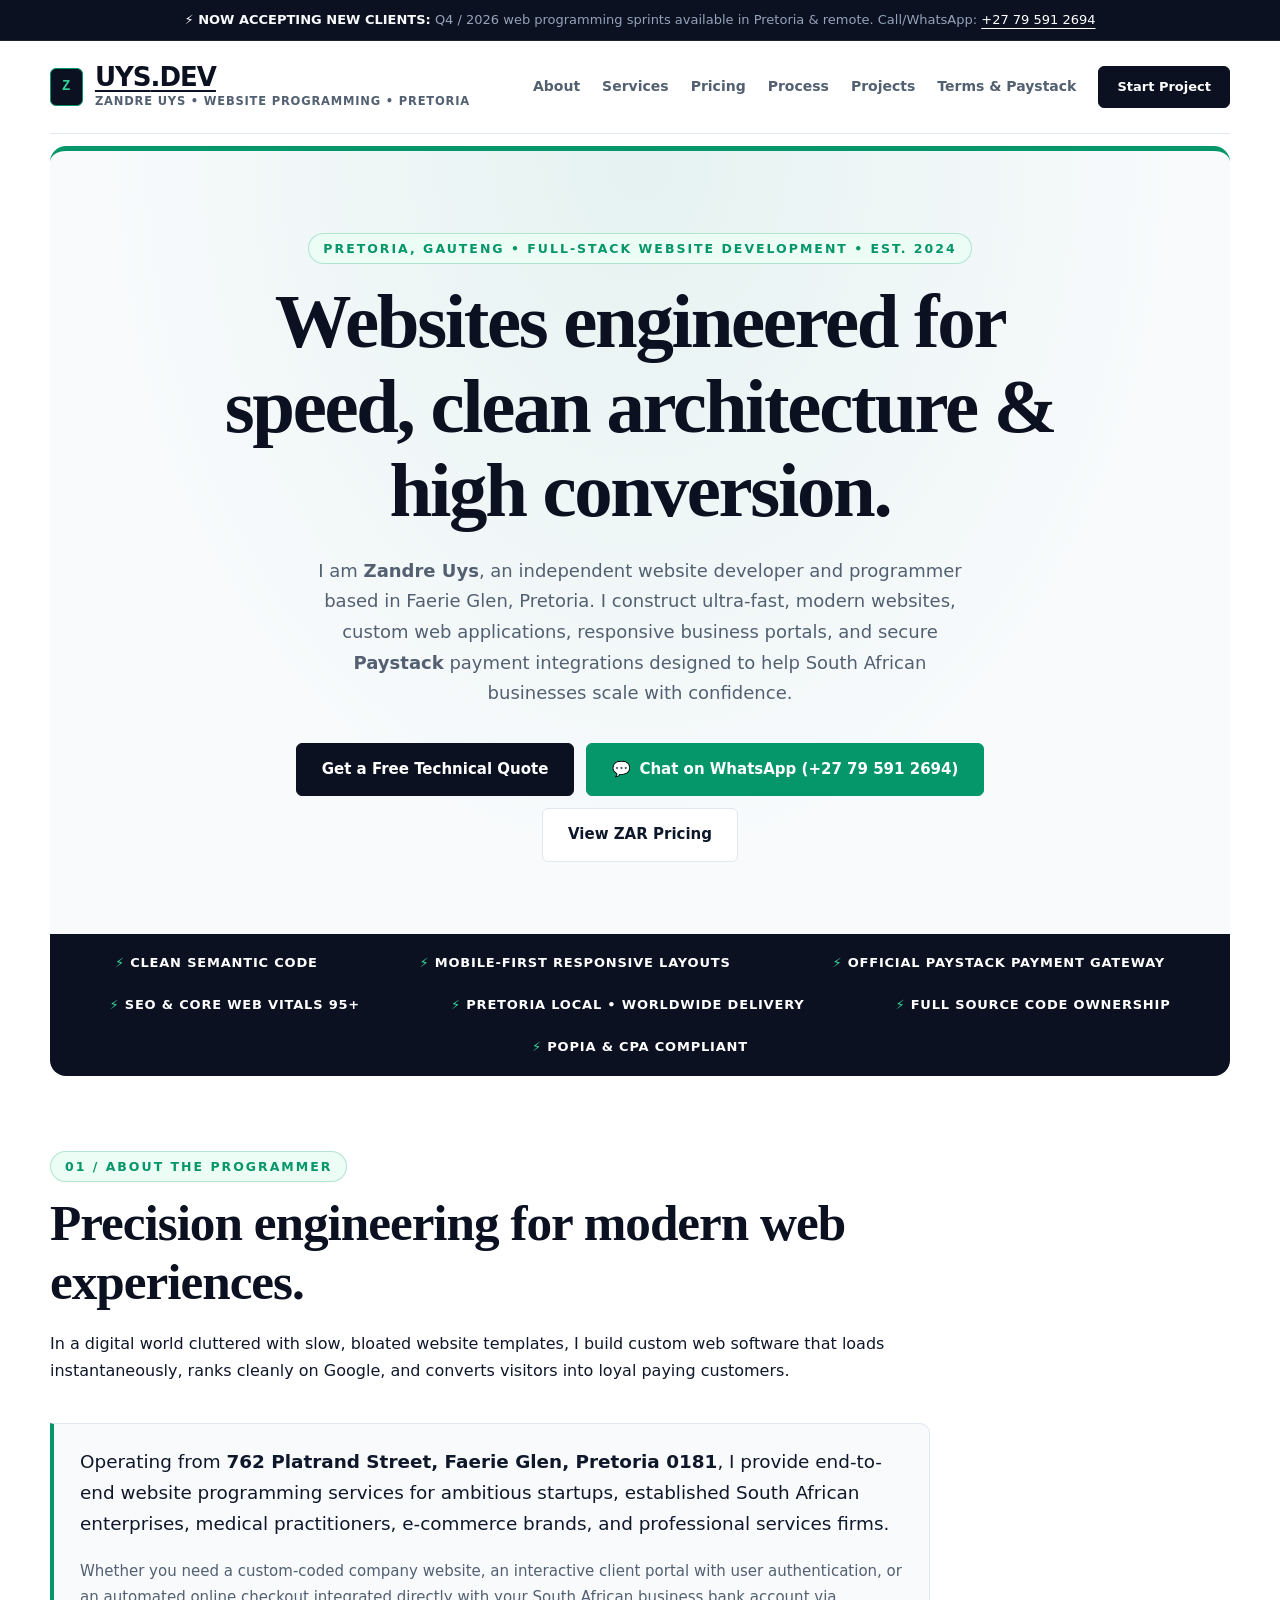
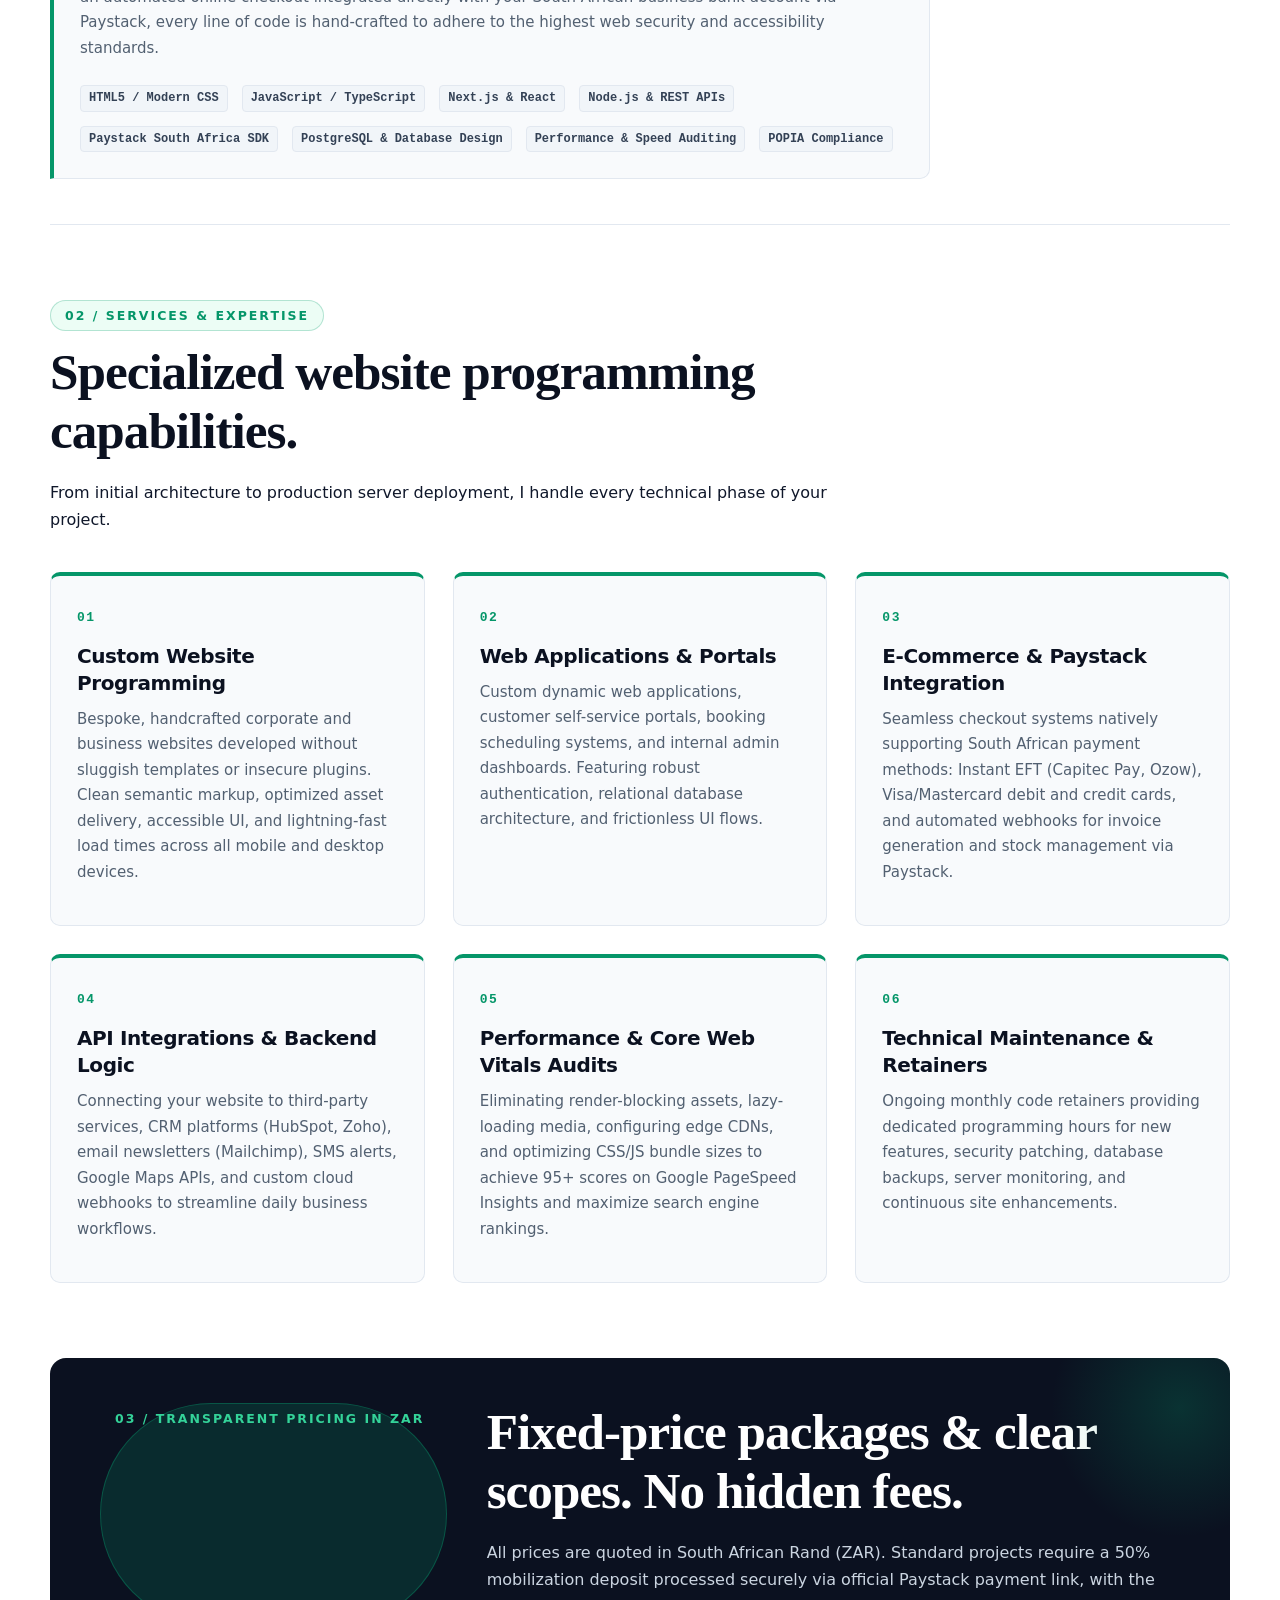
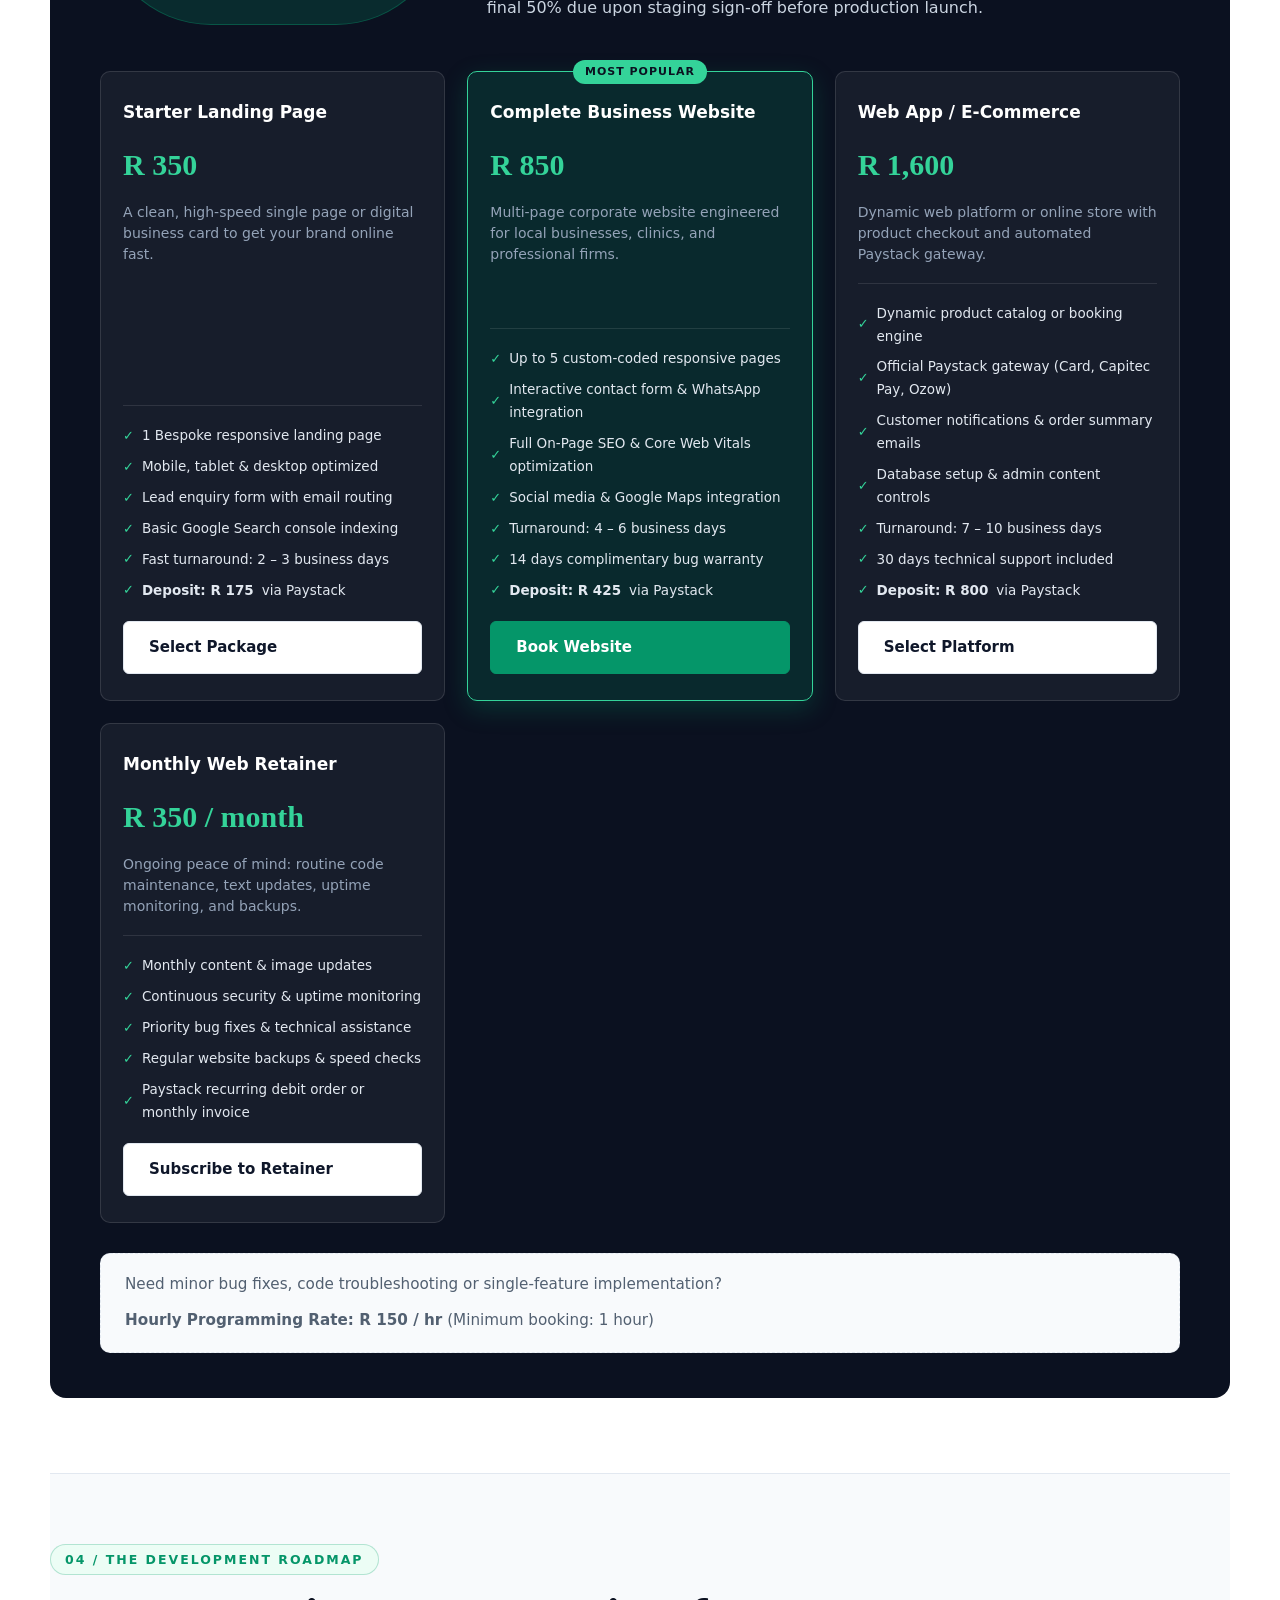
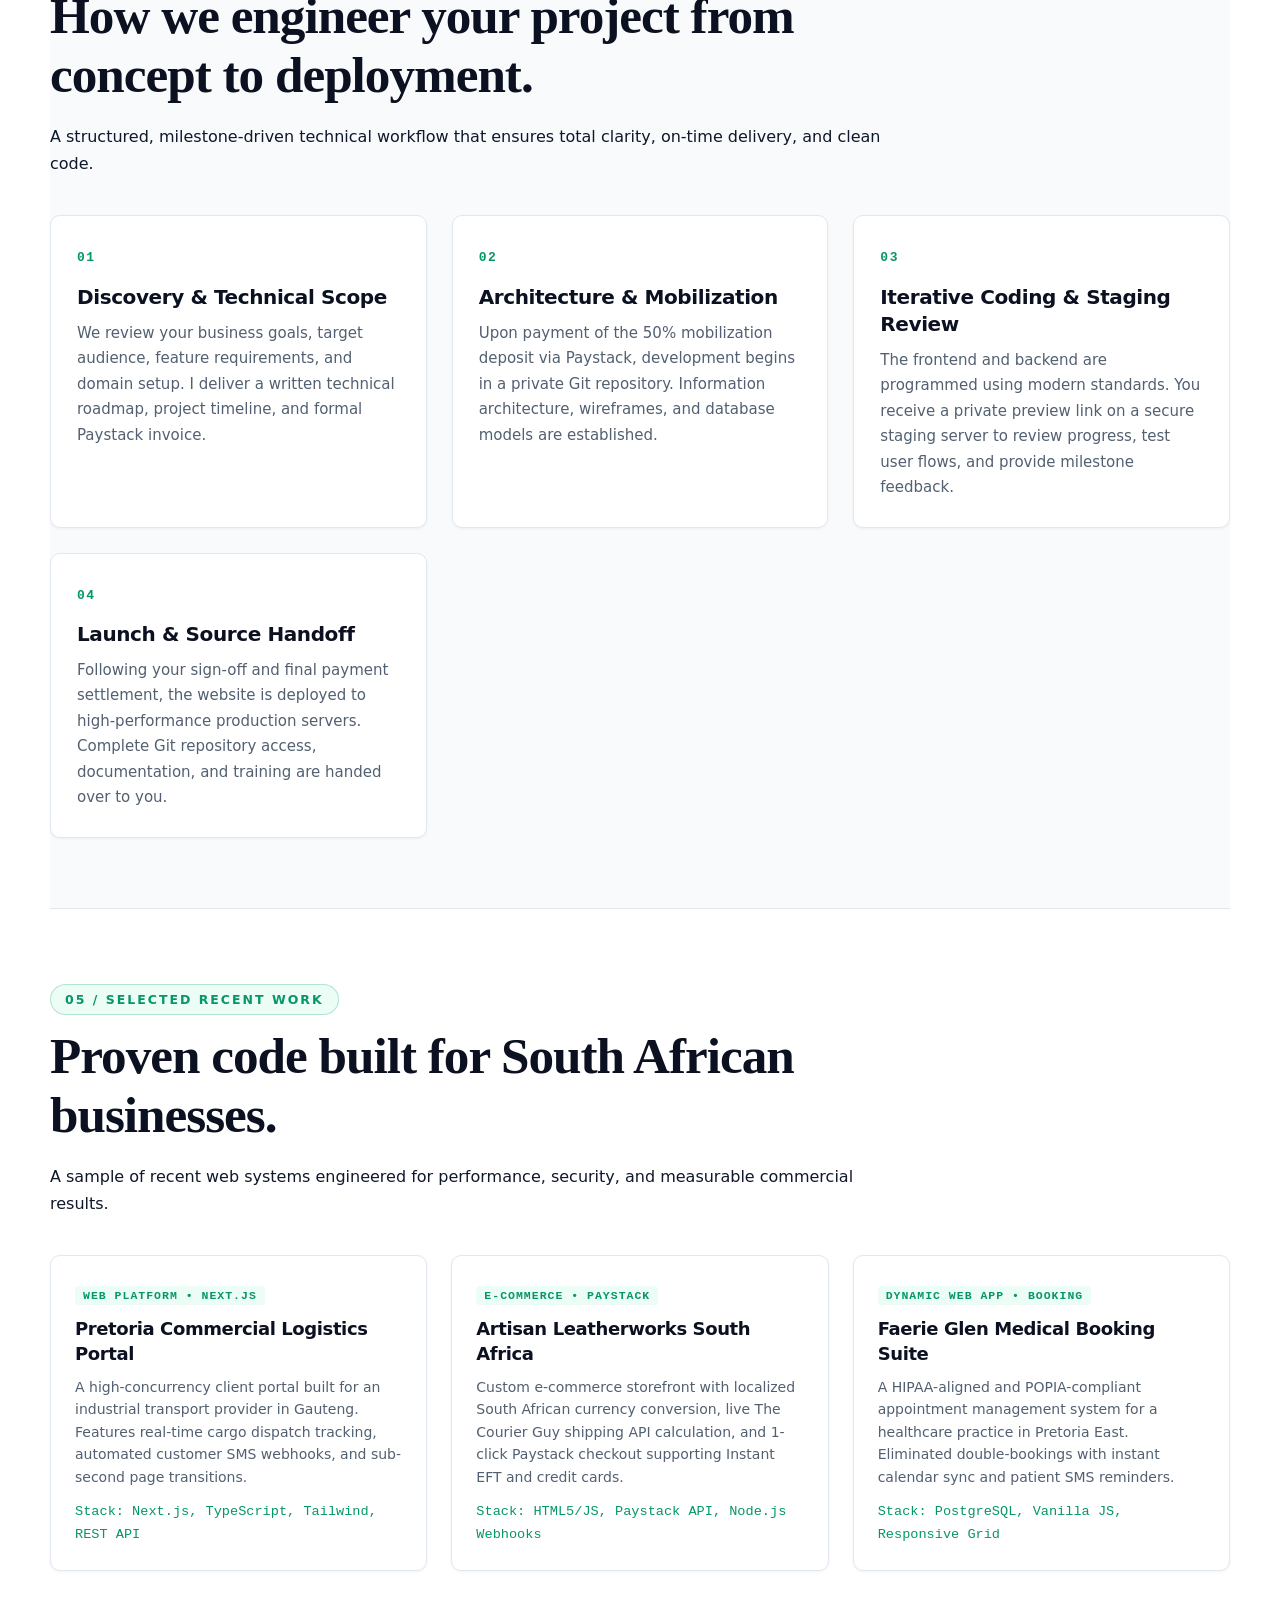
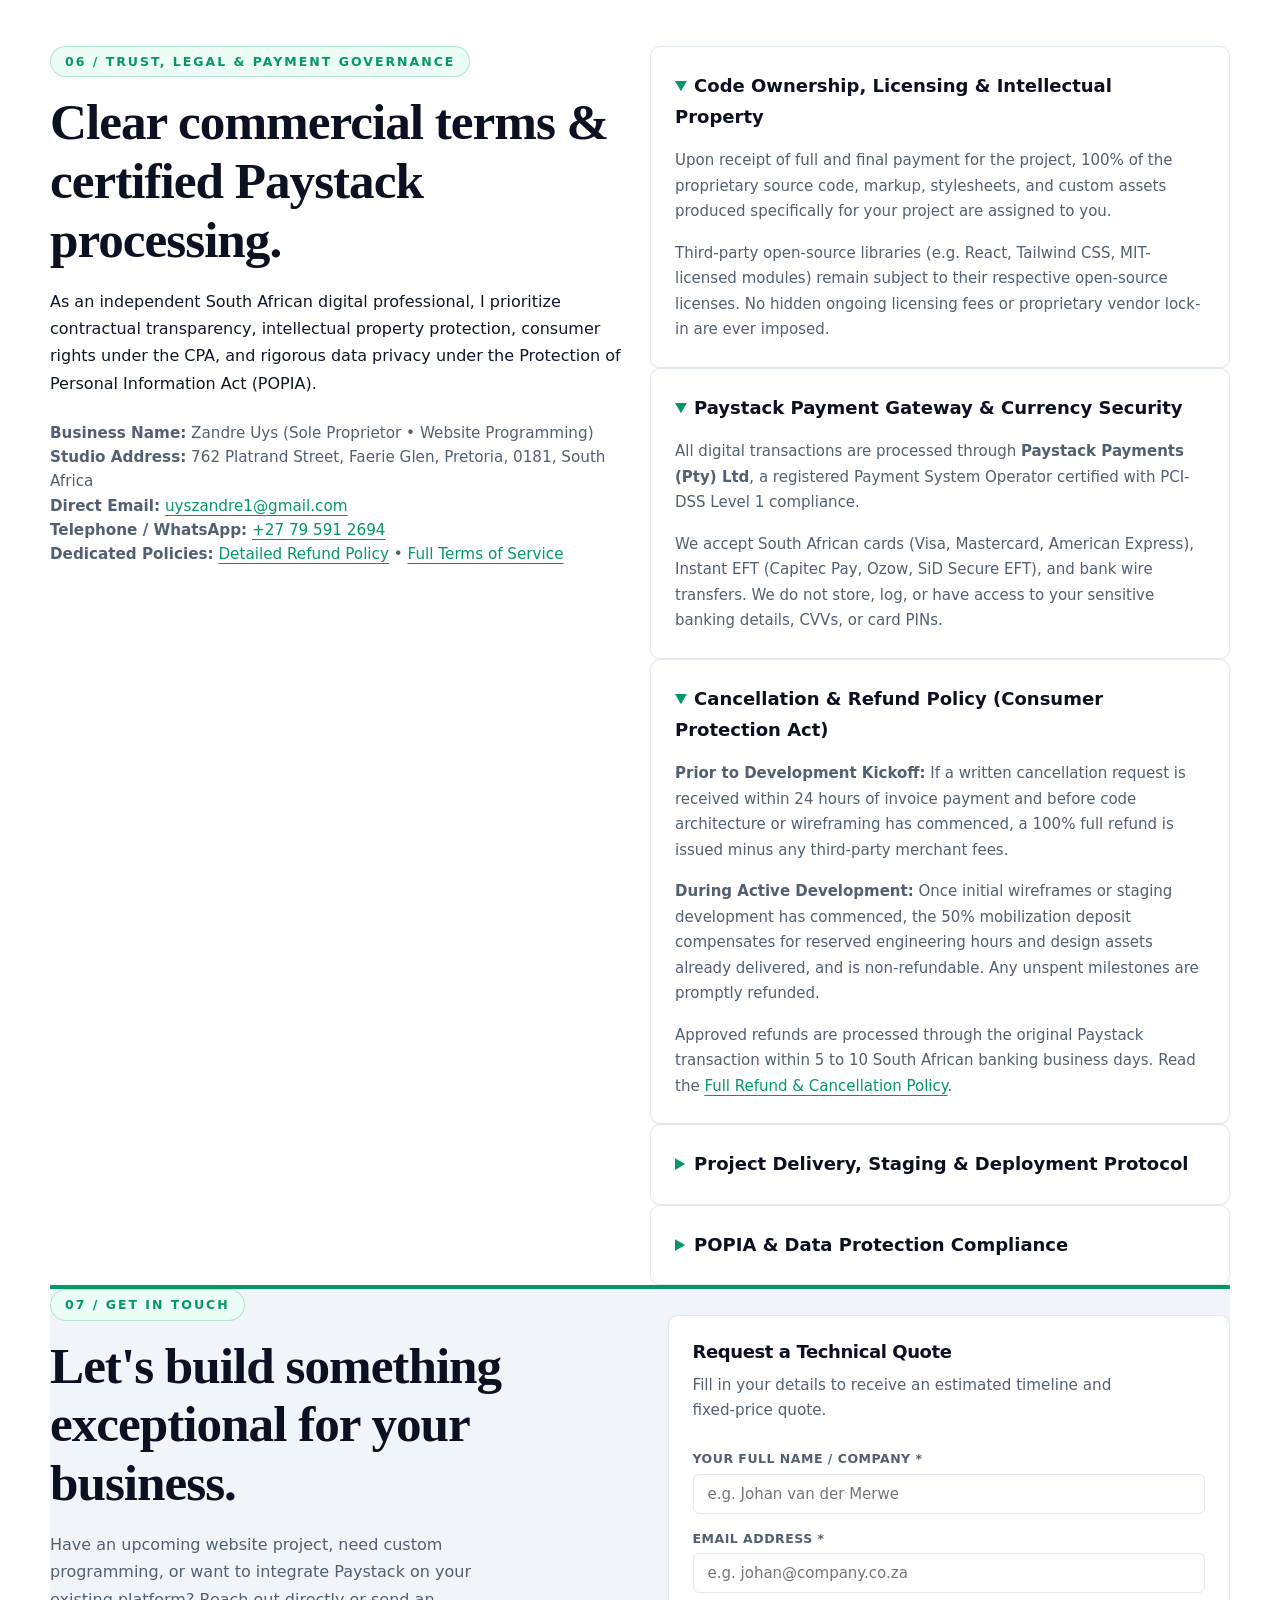
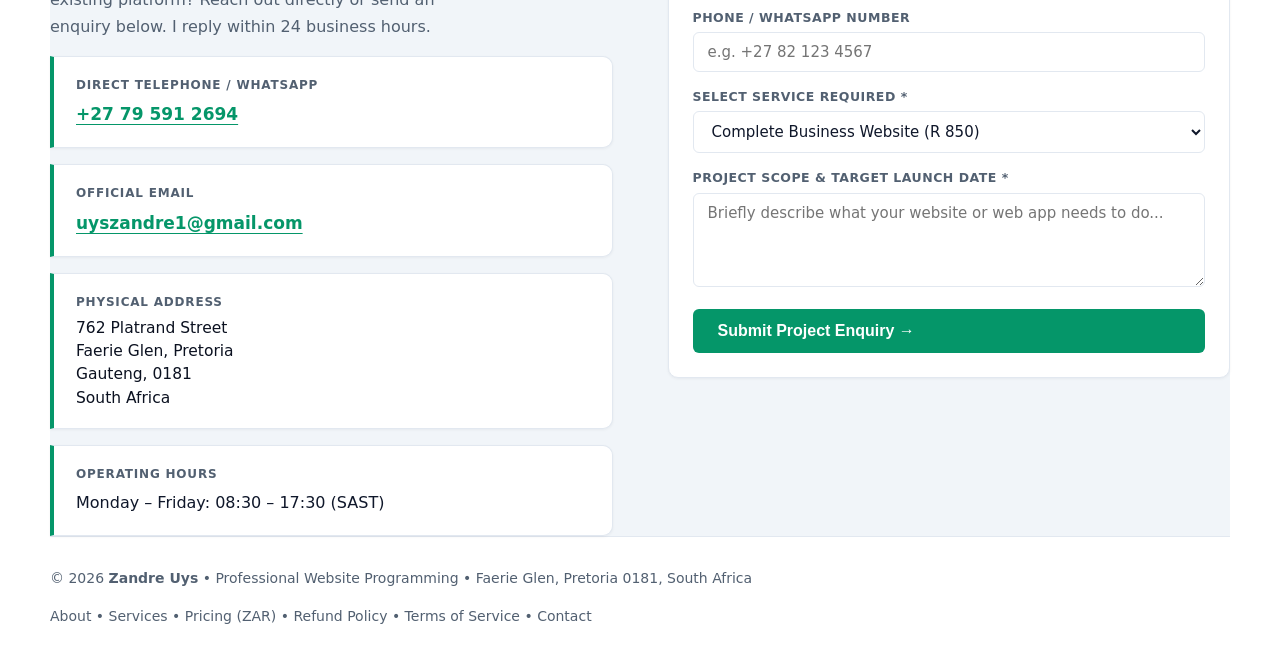
<file: index.html>
<!DOCTYPE html>
<html lang="en">
<head>
  <meta charset="UTF-8">
  <meta name="viewport" content="width=device-width, initial-scale=1.0">
  <title>Zandre Uys &bull; Professional Website Programming &amp; Web Development | Pretoria, South Africa</title>
  <meta name="description" content="Official website of Zandre Uys. Professional website programming, custom web applications, e-commerce, and Paystack payment gateway integrations based in Faerie Glen, Pretoria.">
  <meta name="keywords" content="Zandre Uys, Website Programming, Web Developer Pretoria, Paystack Integration, Custom Web Applications, Frontend Developer, South Africa Web Design">
  <meta name="author" content="Zandre Uys">
  
  <!-- Open Graph / Meta -->
  <meta property="og:type" content="website">
  <meta property="og:title" content="Zandre Uys &bull; Professional Website Programming &amp; Development">
  <meta property="og:description" content="Engineered for speed, security, and conversion. Based in Pretoria, South Africa.">
  <meta property="og:url" content="https://uys-web.vercel.app">

  <!-- Favicon SVG -->
  <link rel="icon" type="image/svg+xml" href="data:image/svg+xml,<svg xmlns='http://www.w3.org/2000/svg' viewBox='0 0 100 100'><rect width='100' height='100' rx='22' fill='%230b1120'/><path d='M28 28 H72 L36 72 H72' stroke='%23059669' stroke-width='10' stroke-linecap='round' stroke-linejoin='round' fill='none'/><circle cx='70' cy='32' r='4' fill='%230284c7'/></svg>">

  <link rel="stylesheet" href="/styles.css">
</head>
<body>
  <a class="skip" href="#main">Skip to main content</a>

  <div class="top-announcement">
    <strong>⚡ NOW ACCEPTING NEW CLIENTS:</strong> Q4 / 2026 web programming sprints available in Pretoria &amp; remote. Call/WhatsApp: <a href="tel:+27795912694" style="color: #fff; text-decoration: underline;">+27 79 591 2694</a>
  </div>

  <div class="wrap">
    <header>
      <div class="brand-wrapper">
        <div class="brand-logo-mark">Z</div>
        <div class="brand-names">
          <a class="wordmark" href="/">UYS<span>.DEV</span></a>
          <span class="brand-sub">Zandre Uys &bull; Website Programming &bull; Pretoria</span>
        </div>
      </div>
      <nav aria-label="Main Navigation">
        <a href="#about">About</a>
        <a href="#services">Services</a>
        <a href="#pricing">Pricing</a>
        <a href="#process">Process</a>
        <a href="#work">Projects</a>
        <a href="#compliance">Terms &amp; Paystack</a>
        <a href="#contact" class="nav-cta-btn">Start Project</a>
      </nav>
    </header>

    <main id="main">
      <!-- Hero Section -->
      <section class="hero">
        <div>
          <span class="eyebrow">PRETORIA, GAUTENG &bull; FULL-STACK WEBSITE DEVELOPMENT &bull; EST. 2024</span>
          <h1>Websites engineered for speed, clean architecture &amp; high conversion.</h1>
          <p class="intro">
            I am <strong>Zandre Uys</strong>, an independent website developer and programmer based in Faerie Glen, Pretoria. 
            I construct ultra-fast, modern websites, custom web applications, responsive business portals, and secure 
            <strong>Paystack</strong> payment integrations designed to help South African businesses scale with confidence.
          </p>
          <div class="btn-group">
            <a class="button" href="#contact">Get a Free Technical Quote</a>
            <a class="button whatsapp-btn" href="https://wa.me/27795912694" target="_blank" rel="noopener noreferrer">
              <span>💬</span> Chat on WhatsApp (+27 79 591 2694)
            </a>
            <a class="button outline" href="#pricing">View ZAR Pricing</a>
          </div>
        </div>
      </section>

      <!-- Feature Strip -->
      <div class="strip">
        <span>Clean Semantic Code</span>
        <span>Mobile-First Responsive Layouts</span>
        <span>Official Paystack Payment Gateway</span>
        <span>SEO &amp; Core Web Vitals 95+</span>
        <span>Pretoria Local &bull; Worldwide Delivery</span>
        <span>Full Source Code Ownership</span>
        <span>POPIA &amp; CPA Compliant</span>
      </div>

      <!-- About Section -->
      <section class="section" id="about">
        <div class="section-top">
          <span class="eyebrow">01 / ABOUT THE PROGRAMMER</span>
          <div>
            <h2>Precision engineering for modern web experiences.</h2>
            <p>
              In a digital world cluttered with slow, bloated website templates, I build custom web software that 
              loads instantaneously, ranks cleanly on Google, and converts visitors into loyal paying customers.
            </p>
          </div>
        </div>

        <div class="about-card">
          <p style="font-size: 1.15rem; color: var(--text-main); margin-bottom: 20px;">
            Operating from <strong>762 Platrand Street, Faerie Glen, Pretoria 0181</strong>, I provide end-to-end 
            website programming services for ambitious startups, established South African enterprises, medical practitioners, 
            e-commerce brands, and professional services firms.
          </p>
          <p style="color: var(--text-muted); margin-bottom: 24px;">
            Whether you need a custom-coded company website, an interactive client portal with user authentication, 
            or an automated online checkout integrated directly with your South African business bank account via Paystack, 
            every line of code is hand-crafted to adhere to the highest web security and accessibility standards.
          </p>

          <div style="display: flex; flex-wrap: wrap; gap: 10px; margin-top: 15px;">
            <span class="tech-tag">HTML5 / Modern CSS</span>
            <span class="tech-tag">JavaScript / TypeScript</span>
            <span class="tech-tag">Next.js &amp; React</span>
            <span class="tech-tag">Node.js &amp; REST APIs</span>
            <span class="tech-tag">Paystack South Africa SDK</span>
            <span class="tech-tag">PostgreSQL &amp; Database Design</span>
            <span class="tech-tag">Performance &amp; Speed Auditing</span>
            <span class="tech-tag">POPIA Compliance</span>
          </div>
        </div>
      </section>

      <!-- Services Section -->
      <section class="section" id="services">
        <div class="section-top">
          <span class="eyebrow">02 / SERVICES &amp; EXPERTISE</span>
          <div>
            <h2>Specialized website programming capabilities.</h2>
            <p>From initial architecture to production server deployment, I handle every technical phase of your project.</p>
          </div>
        </div>

        <div class="services">
          <div class="service">
            <span class="number">01</span>
            <h3>Custom Website Programming</h3>
            <p>
              Bespoke, handcrafted corporate and business websites developed without sluggish templates or insecure plugins. 
              Clean semantic markup, optimized asset delivery, accessible UI, and lightning-fast load times across all mobile and desktop devices.
            </p>
          </div>

          <div class="service">
            <span class="number">02</span>
            <h3>Web Applications &amp; Portals</h3>
            <p>
              Custom dynamic web applications, customer self-service portals, booking scheduling systems, and internal admin dashboards. 
              Featuring robust authentication, relational database architecture, and frictionless UI flows.
            </p>
          </div>

          <div class="service">
            <span class="number">03</span>
            <h3>E-Commerce &amp; Paystack Integration</h3>
            <p>
              Seamless checkout systems natively supporting South African payment methods: Instant EFT (Capitec Pay, Ozow), 
              Visa/Mastercard debit and credit cards, and automated webhooks for invoice generation and stock management via Paystack.
            </p>
          </div>

          <div class="service">
            <span class="number">04</span>
            <h3>API Integrations &amp; Backend Logic</h3>
            <p>
              Connecting your website to third-party services, CRM platforms (HubSpot, Zoho), email newsletters (Mailchimp), 
              SMS alerts, Google Maps APIs, and custom cloud webhooks to streamline daily business workflows.
            </p>
          </div>

          <div class="service">
            <span class="number">05</span>
            <h3>Performance &amp; Core Web Vitals Audits</h3>
            <p>
              Eliminating render-blocking assets, lazy-loading media, configuring edge CDNs, and optimizing CSS/JS bundle sizes 
              to achieve 95+ scores on Google PageSpeed Insights and maximize search engine rankings.
            </p>
          </div>

          <div class="service">
            <span class="number">06</span>
            <h3>Technical Maintenance &amp; Retainers</h3>
            <p>
              Ongoing monthly code retainers providing dedicated programming hours for new features, security patching, 
              database backups, server monitoring, and continuous site enhancements.
            </p>
          </div>
        </div>
      </section>

      <!-- Pricing Section -->
      <section class="section" id="pricing">
        <div class="section-top">
          <span class="eyebrow">03 / TRANSPARENT PRICING IN ZAR</span>
          <div>
            <h2>Fixed-price packages &amp; clear scopes. No hidden fees.</h2>
            <p>
              All prices are quoted in South African Rand (ZAR). Standard projects require a 50% mobilization deposit 
              processed securely via official Paystack payment link, with the final 50% due upon staging sign-off before production launch.
            </p>
          </div>
        </div>

        <div class="pricing-cards-grid">
          <!-- Tier 1 -->
          <div class="pricing-item">
            <div class="pricing-item-title">Starter Landing Page</div>
            <div class="pricing-item-cost">R 350</div>
            <div class="pricing-item-desc">A clean, high-speed single page or digital business card to get your brand online fast.</div>
            <ul class="pricing-item-list">
              <li>1 Bespoke responsive landing page</li>
              <li>Mobile, tablet &amp; desktop optimized</li>
              <li>Lead enquiry form with email routing</li>
              <li>Basic Google Search console indexing</li>
              <li>Fast turnaround: 2 &ndash; 3 business days</li>
              <li><strong>Deposit: R 175</strong> via Paystack</li>
            </ul>
            <a href="#contact" class="button outline" style="width: 100%; text-align: center; margin-top: 15px;">Select Package</a>
          </div>

          <!-- Tier 2 (Highlighted) -->
          <div class="pricing-item highlighted">
            <div class="highlight-badge">MOST POPULAR</div>
            <div class="pricing-item-title">Complete Business Website</div>
            <div class="pricing-item-cost">R 850</div>
            <div class="pricing-item-desc">Multi-page corporate website engineered for local businesses, clinics, and professional firms.</div>
            <ul class="pricing-item-list">
              <li>Up to 5 custom-coded responsive pages</li>
              <li>Interactive contact form &amp; WhatsApp integration</li>
              <li>Full On-Page SEO &amp; Core Web Vitals optimization</li>
              <li>Social media &amp; Google Maps integration</li>
              <li>Turnaround: 4 &ndash; 6 business days</li>
              <li>14 days complimentary bug warranty</li>
              <li><strong>Deposit: R 425</strong> via Paystack</li>
            </ul>
            <a href="#contact" class="button primary-accent" style="width: 100%; text-align: center; margin-top: 15px;">Book Website</a>
          </div>

          <!-- Tier 3 -->
          <div class="pricing-item">
            <div class="pricing-item-title">Web App / E-Commerce</div>
            <div class="pricing-item-cost">R 1,600</div>
            <div class="pricing-item-desc">Dynamic web platform or online store with product checkout and automated Paystack gateway.</div>
            <ul class="pricing-item-list">
              <li>Dynamic product catalog or booking engine</li>
              <li>Official Paystack gateway (Card, Capitec Pay, Ozow)</li>
              <li>Customer notifications &amp; order summary emails</li>
              <li>Database setup &amp; admin content controls</li>
              <li>Turnaround: 7 &ndash; 10 business days</li>
              <li>30 days technical support included</li>
              <li><strong>Deposit: R 800</strong> via Paystack</li>
            </ul>
            <a href="#contact" class="button outline" style="width: 100%; text-align: center; margin-top: 15px;">Select Platform</a>
          </div>

          <!-- Tier 4 -->
          <div class="pricing-item">
            <div class="pricing-item-title">Monthly Web Retainer</div>
            <div class="pricing-item-cost">R 350 <span>/ month</span></div>
            <div class="pricing-item-desc">Ongoing peace of mind: routine code maintenance, text updates, uptime monitoring, and backups.</div>
            <ul class="pricing-item-list">
              <li>Monthly content &amp; image updates</li>
              <li>Continuous security &amp; uptime monitoring</li>
              <li>Priority bug fixes &amp; technical assistance</li>
              <li>Regular website backups &amp; speed checks</li>
              <li>Paystack recurring debit order or monthly invoice</li>
            </ul>
            <a href="#contact" class="button outline" style="width: 100%; text-align: center; margin-top: 15px;">Subscribe to Retainer</a>
          </div>
        </div>

        <div style="background: var(--surface); padding: 18px 24px; border-radius: var(--radius); border: 1px dashed var(--border); margin-top: 30px; font-size: 0.95rem; color: var(--text-muted); display: flex; align-items: center; justify-content: space-between; flex-wrap: wrap; gap: 10px;">
          <span>Need minor bug fixes, code troubleshooting or single-feature implementation?</span>
          <span><strong>Hourly Programming Rate: R 150 / hr</strong> (Minimum booking: 1 hour)</span>
        </div>
      </section>

      <!-- Process Section -->
      <section class="process" id="process">
        <div class="section">
          <div class="section-top">
            <span class="eyebrow">04 / THE DEVELOPMENT ROADMAP</span>
            <div>
              <h2>How we engineer your project from concept to deployment.</h2>
              <p>A structured, milestone-driven technical workflow that ensures total clarity, on-time delivery, and clean code.</p>
            </div>
          </div>

          <div class="steps">
            <div>
              <span class="number">01</span>
              <h3>Discovery &amp; Technical Scope</h3>
              <p>
                We review your business goals, target audience, feature requirements, and domain setup. 
                I deliver a written technical roadmap, project timeline, and formal Paystack invoice.
              </p>
            </div>

            <div>
              <span class="number">02</span>
              <h3>Architecture &amp; Mobilization</h3>
              <p>
                Upon payment of the 50% mobilization deposit via Paystack, development begins in a private Git repository. 
                Information architecture, wireframes, and database models are established.
              </p>
            </div>

            <div>
              <span class="number">03</span>
              <h3>Iterative Coding &amp; Staging Review</h3>
              <p>
                The frontend and backend are programmed using modern standards. You receive a private preview link 
                on a secure staging server to review progress, test user flows, and provide milestone feedback.
              </p>
            </div>

            <div>
              <span class="number">04</span>
              <h3>Launch &amp; Source Handoff</h3>
              <p>
                Following your sign-off and final payment settlement, the website is deployed to high-performance production servers. 
                Complete Git repository access, documentation, and training are handed over to you.
              </p>
            </div>
          </div>
        </div>
      </section>

      <!-- Selected Projects Section -->
      <section class="section" id="work">
        <div class="section-top">
          <span class="eyebrow">05 / SELECTED RECENT WORK</span>
          <div>
            <h2>Proven code built for South African businesses.</h2>
            <p>A sample of recent web systems engineered for performance, security, and measurable commercial results.</p>
          </div>
        </div>

        <div class="work-grid">
          <div class="work-card">
            <span class="work-tag">WEB PLATFORM &bull; NEXT.JS</span>
            <h3>Pretoria Commercial Logistics Portal</h3>
            <p>
              A high-concurrency client portal built for an industrial transport provider in Gauteng. Features real-time cargo 
              dispatch tracking, automated customer SMS webhooks, and sub-second page transitions.
            </p>
            <div style="font-size: 0.85rem; color: var(--primary); font-family: var(--font-mono); margin-top: 12px;">
              Stack: Next.js, TypeScript, Tailwind, REST API
            </div>
          </div>

          <div class="work-card">
            <span class="work-tag">E-COMMERCE &bull; PAYSTACK</span>
            <h3>Artisan Leatherworks South Africa</h3>
            <p>
              Custom e-commerce storefront with localized South African currency conversion, live The Courier Guy shipping API calculation, 
              and 1-click Paystack checkout supporting Instant EFT and credit cards.
            </p>
            <div style="font-size: 0.85rem; color: var(--primary); font-family: var(--font-mono); margin-top: 12px;">
              Stack: HTML5/JS, Paystack API, Node.js Webhooks
            </div>
          </div>

          <div class="work-card">
            <span class="work-tag">DYNAMIC WEB APP &bull; BOOKING</span>
            <h3>Faerie Glen Medical Booking Suite</h3>
            <p>
              A HIPAA-aligned and POPIA-compliant appointment management system for a healthcare practice in Pretoria East. 
              Eliminated double-bookings with instant calendar sync and patient SMS reminders.
            </p>
            <div style="font-size: 0.85rem; color: var(--primary); font-family: var(--font-mono); margin-top: 12px;">
              Stack: PostgreSQL, Vanilla JS, Responsive Grid
            </div>
          </div>
        </div>
      </section>

      <!-- Compliance & Legal Accordion Section -->
      <section class="project" id="compliance">
        <div>
          <span class="eyebrow">06 / TRUST, LEGAL &amp; PAYMENT GOVERNANCE</span>
          <h2>Clear commercial terms &amp; certified Paystack processing.</h2>
          <p>
            As an independent South African digital professional, I prioritize contractual transparency, intellectual property protection, 
            consumer rights under the CPA, and rigorous data privacy under the Protection of Personal Information Act (POPIA).
          </p>
          <div style="margin-top: 24px;">
            <p style="font-size: 0.95rem; color: var(--text-muted); line-height: 1.6;">
              <strong>Business Name:</strong> Zandre Uys (Sole Proprietor &bull; Website Programming)<br>
              <strong>Studio Address:</strong> 762 Platrand Street, Faerie Glen, Pretoria, 0181, South Africa<br>
              <strong>Direct Email:</strong> <a href="mailto:uyszandre1@gmail.com">uyszandre1@gmail.com</a><br>
              <strong>Telephone / WhatsApp:</strong> <a href="tel:+27795912694">+27 79 591 2694</a><br>
              <strong>Dedicated Policies:</strong> <a href="/refund-policy.html">Detailed Refund Policy</a> &bull; <a href="/terms.html">Full Terms of Service</a>
            </p>
          </div>
        </div>

        <div>
          <!-- Terms -->
          <details id="terms" open>
            <summary>Code Ownership, Licensing &amp; Intellectual Property</summary>
            <div>
              <p>
                Upon receipt of full and final payment for the project, 100% of the proprietary source code, markup, stylesheets, 
                and custom assets produced specifically for your project are assigned to you. 
              </p>
              <p>
                Third-party open-source libraries (e.g. React, Tailwind CSS, MIT-licensed modules) remain subject to their respective open-source licenses. 
                No hidden ongoing licensing fees or proprietary vendor lock-in are ever imposed.
              </p>
            </div>
          </details>

          <!-- Payments -->
          <details id="payments" open>
            <summary>Paystack Payment Gateway &amp; Currency Security</summary>
            <div>
              <p>
                All digital transactions are processed through <strong>Paystack Payments (Pty) Ltd</strong>, a registered Payment System Operator 
                certified with PCI-DSS Level 1 compliance. 
              </p>
              <p>
                We accept South African cards (Visa, Mastercard, American Express), Instant EFT (Capitec Pay, Ozow, SiD Secure EFT), 
                and bank wire transfers. We do not store, log, or have access to your sensitive banking details, CVVs, or card PINs.
              </p>
            </div>
          </details>

          <!-- Refunds -->
          <details id="refunds" open>
            <summary>Cancellation &amp; Refund Policy (Consumer Protection Act)</summary>
            <div>
              <p>
                <strong>Prior to Development Kickoff:</strong> If a written cancellation request is received within 24 hours of invoice payment 
                and before code architecture or wireframing has commenced, a 100% full refund is issued minus any third-party merchant fees.
              </p>
              <p>
                <strong>During Active Development:</strong> Once initial wireframes or staging development has commenced, the 50% mobilization deposit 
                compensates for reserved engineering hours and design assets already delivered, and is non-refundable. Any unspent milestones are promptly refunded.
              </p>
              <p>
                Approved refunds are processed through the original Paystack transaction within 5 to 10 South African banking business days. 
                Read the <a href="/refund-policy.html">Full Refund &amp; Cancellation Policy</a>.
              </p>
            </div>
          </details>

          <!-- Delivery -->
          <details id="delivery">
            <summary>Project Delivery, Staging &amp; Deployment Protocol</summary>
            <div>
              <p>
                Deliverables are provided via a secure staging URL for interactive testing and cross-browser validation. 
                Final deployment takes place to your chosen cloud hosting provider (e.g., Vercel, AWS, Cloudflare Pages) 
                along with full commit history transferred to your organization's GitHub or GitLab repository.
              </p>
            </div>
          </details>

          <!-- Privacy -->
          <details id="privacy">
            <summary>POPIA &amp; Data Protection Compliance</summary>
            <div>
              <p>
                In compliance with South Africa's Protection of Personal Information Act (POPIA, Act 4 of 2013), all client information, 
                server credentials, API secret keys, and project specifications are treated as strictly confidential. 
                Data is encrypted in transit and at rest, and is never shared, sold, or distributed to any unauthorized third parties.
              </p>
            </div>
          </details>
        </div>
      </section>

      <!-- Contact Section -->
      <section class="contact" id="contact">
        <div class="contact-grid">
          <div>
            <span class="eyebrow">07 / GET IN TOUCH</span>
            <h2>Let's build something exceptional for your business.</h2>
            <p>
              Have an upcoming website project, need custom programming, or want to integrate Paystack on your existing platform? 
              Reach out directly or send an enquiry below. I reply within 24 business hours.
            </p>

            <div class="contact-list">
              <div>
                <span class="label">Direct Telephone / WhatsApp</span>
                <a href="tel:+27795912694">+27 79 591 2694</a>
              </div>

              <div>
                <span class="label">Official Email</span>
                <a href="mailto:uyszandre1@gmail.com">uyszandre1@gmail.com</a>
              </div>

              <div>
                <span class="label">Physical Address</span>
                <address>
                  762 Platrand Street<br>
                  Faerie Glen, Pretoria<br>
                  Gauteng, 0181<br>
                  South Africa
                </address>
              </div>

              <div>
                <span class="label">Operating Hours</span>
                <span style="color: var(--text-main); font-weight: 500;">Monday &ndash; Friday: 08:30 &ndash; 17:30 (SAST)</span>
              </div>
            </div>
          </div>

          <!-- Interactive Enquiry Form -->
          <div class="enquiry-form-wrap">
            <h3 style="margin-bottom: 8px;">Request a Technical Quote</h3>
            <p style="font-size: 0.95rem; color: var(--text-muted); margin-bottom: 24px;">Fill in your details to receive an estimated timeline and fixed-price quote.</p>

            <form action="mailto:uyszandre1@gmail.com" method="post" enctype="text/plain">
              <div class="form-field">
                <label for="name">Your Full Name / Company *</label>
                <input type="text" id="name" name="Client Name" placeholder="e.g. Johan van der Merwe" required>
              </div>

              <div class="form-field">
                <label for="email">Email Address *</label>
                <input type="email" id="email" name="Client Email" placeholder="e.g. johan@company.co.za" required>
              </div>

              <div class="form-field">
                <label for="phone">Phone / WhatsApp Number</label>
                <input type="tel" id="phone" name="Phone Number" placeholder="e.g. +27 82 123 4567">
              </div>

              <div class="form-field">
                <label for="service">Select Service Required *</label>
                <select id="service" name="Requested Service" required>
                  <option value="Starter Landing Page (R350)">Starter Landing Page (R 350)</option>
                  <option value="Complete Business Website (R850)" selected>Complete Business Website (R 850)</option>
                  <option value="Web App / E-Commerce (R1,600)">Web App / E-Commerce (R 1,600)</option>
                  <option value="Monthly Web Retainer (R350/mo)">Monthly Maintenance Retainer (R 350 / month)</option>
                  <option value="Hourly Bug Fixes / Custom Code">Hourly Bug Fixes / Custom Code (R 150 / hr)</option>
                </select>
              </div>

              <div class="form-field">
                <label for="message">Project Scope &amp; Target Launch Date *</label>
                <textarea id="message" name="Project Details" rows="4" placeholder="Briefly describe what your website or web app needs to do..." required></textarea>
              </div>

              <button type="submit" class="button primary-accent" style="width: 100%; border: none; cursor: pointer; font-size: 1rem;">
                Submit Project Enquiry &rarr;
              </button>
            </form>
          </div>
        </div>
      </section>
    </main>

    <footer>
      <div>
        &copy; 2026 <strong>Zandre Uys</strong> &bull; Professional Website Programming &bull; Faerie Glen, Pretoria 0181, South Africa
      </div>
      <div>
        <a href="#about">About</a> &bull; 
        <a href="#services">Services</a> &bull; 
        <a href="#pricing">Pricing (ZAR)</a> &bull; 
        <a href="/refund-policy.html">Refund Policy</a> &bull; 
        <a href="/terms.html">Terms of Service</a> &bull; 
        <a href="#contact">Contact</a>
      </div>
    </footer>
  </div>
</body>
</html>
</file>
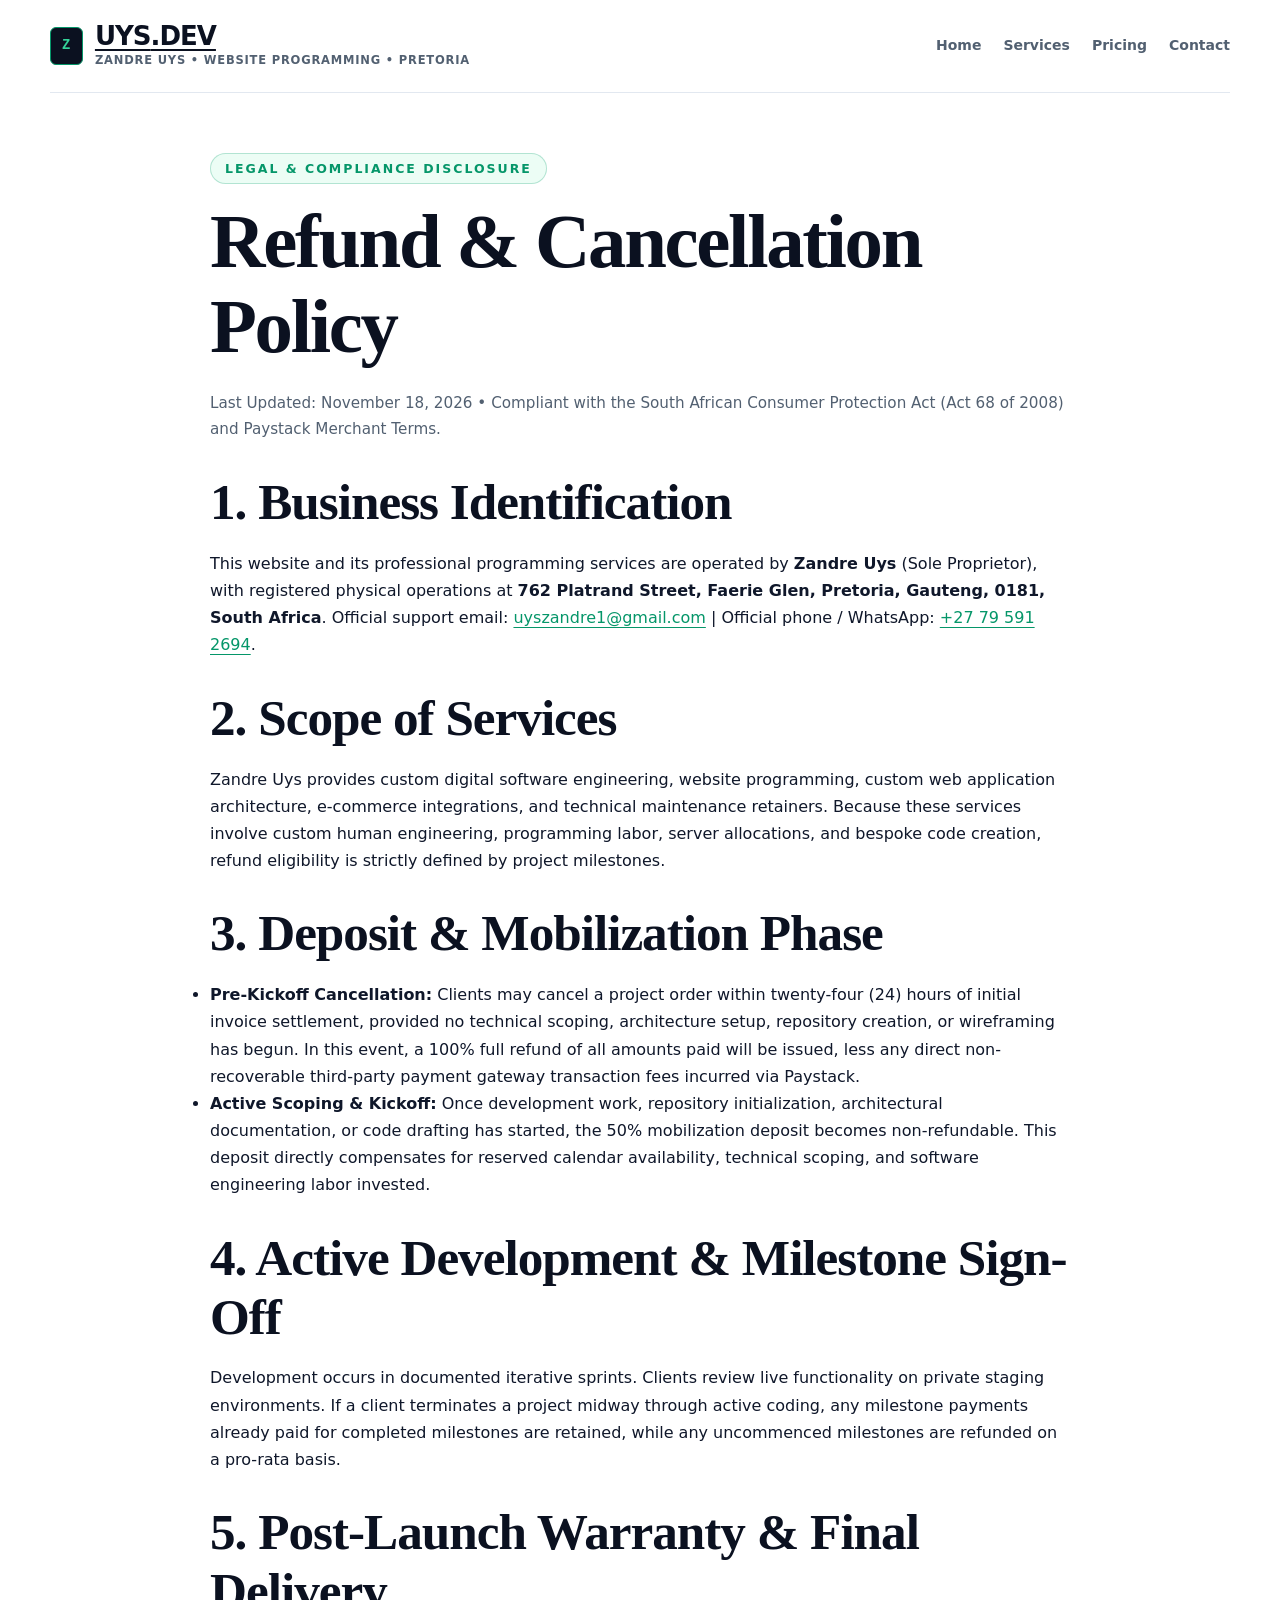
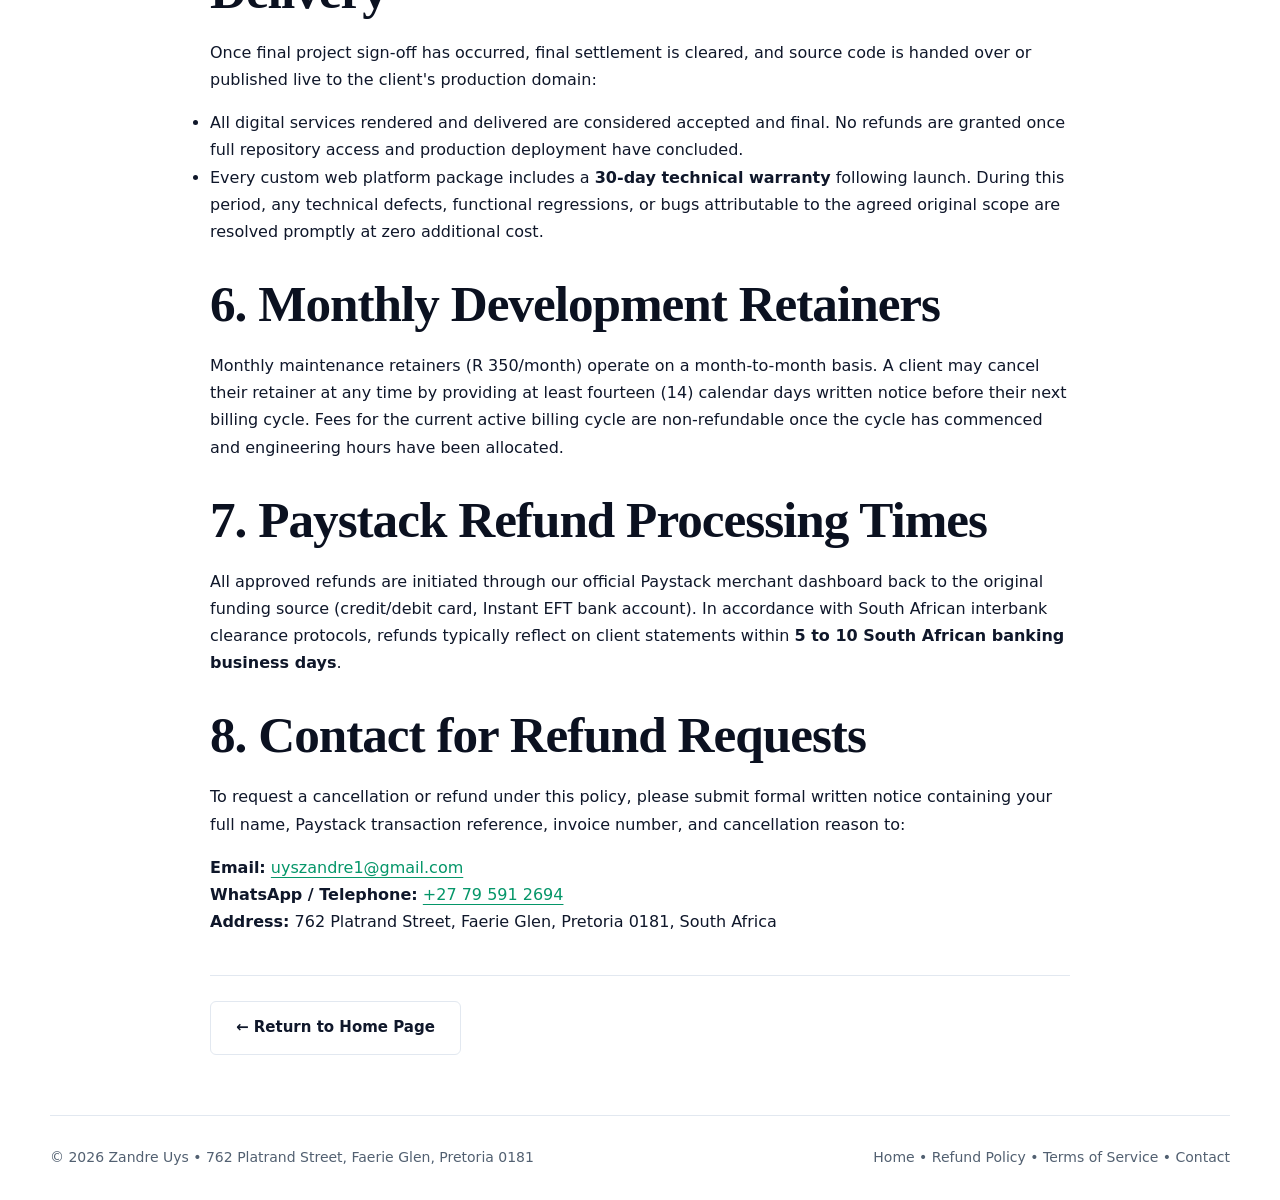
<file: refund-policy.html>
<!DOCTYPE html>
<html lang="en">
<head>
  <meta charset="UTF-8">
  <meta name="viewport" content="width=device-width, initial-scale=1.0">
  <title>Refund &amp; Cancellation Policy &bull; Zandre Uys Website Programming</title>
  <meta name="description" content="Official Refund and Cancellation Policy for Zandre Uys Website Programming. Compliant with the South African Consumer Protection Act (CPA) and Paystack merchant standards.">
  <link rel="icon" type="image/svg+xml" href="data:image/svg+xml,<svg xmlns='http://www.w3.org/2000/svg' viewBox='0 0 100 100'><rect width='100' height='100' rx='22' fill='%230b1120'/><path d='M28 28 H72 L36 72 H72' stroke='%23059669' stroke-width='10' stroke-linecap='round' stroke-linejoin='round' fill='none'/><circle cx='70' cy='32' r='4' fill='%230284c7'/></svg>">
  <link rel="stylesheet" href="/styles.css">
</head>
<body>
  <div class="wrap">
    <header>
      <div class="brand-wrapper">
        <div class="brand-logo-mark">Z</div>
        <div class="brand-names">
          <a class="wordmark" href="/">UYS<span>.DEV</span></a>
          <span class="brand-sub">Zandre Uys &bull; Website Programming &bull; Pretoria</span>
        </div>
      </div>
      <nav>
        <a href="/">Home</a>
        <a href="/#services">Services</a>
        <a href="/#pricing">Pricing</a>
        <a href="/#contact">Contact</a>
      </nav>
    </header>

    <main class="policy-page">
      <span class="eyebrow">LEGAL &amp; COMPLIANCE DISCLOSURE</span>
      <h1>Refund &amp; Cancellation Policy</h1>
      <p style="color: var(--text-muted); font-size: 0.95rem; margin-bottom: 30px;">
        Last Updated: November 18, 2026 &bull; Compliant with the South African Consumer Protection Act (Act 68 of 2008) and Paystack Merchant Terms.
      </p>

      <section style="margin-bottom: 30px;">
        <h2>1. Business Identification</h2>
        <p>
          This website and its professional programming services are operated by <strong>Zandre Uys</strong> (Sole Proprietor), 
          with registered physical operations at <strong>762 Platrand Street, Faerie Glen, Pretoria, Gauteng, 0181, South Africa</strong>. 
          Official support email: <a href="mailto:uyszandre1@gmail.com">uyszandre1@gmail.com</a> | Official phone / WhatsApp: <a href="tel:+27795912694">+27 79 591 2694</a>.
        </p>
      </section>

      <section style="margin-bottom: 30px;">
        <h2>2. Scope of Services</h2>
        <p>
          Zandre Uys provides custom digital software engineering, website programming, custom web application architecture, 
          e-commerce integrations, and technical maintenance retainers. Because these services involve custom human engineering, 
          programming labor, server allocations, and bespoke code creation, refund eligibility is strictly defined by project milestones.
        </p>
      </section>

      <section style="margin-bottom: 30px;">
        <h2>3. Deposit &amp; Mobilization Phase</h2>
        <ul>
          <li><strong>Pre-Kickoff Cancellation:</strong> Clients may cancel a project order within twenty-four (24) hours of initial invoice settlement, provided no technical scoping, architecture setup, repository creation, or wireframing has begun. In this event, a 100% full refund of all amounts paid will be issued, less any direct non-recoverable third-party payment gateway transaction fees incurred via Paystack.</li>
          <li><strong>Active Scoping &amp; Kickoff:</strong> Once development work, repository initialization, architectural documentation, or code drafting has started, the 50% mobilization deposit becomes non-refundable. This deposit directly compensates for reserved calendar availability, technical scoping, and software engineering labor invested.</li>
        </ul>
      </section>

      <section style="margin-bottom: 30px;">
        <h2>4. Active Development &amp; Milestone Sign-Off</h2>
        <p>
          Development occurs in documented iterative sprints. Clients review live functionality on private staging environments. 
          If a client terminates a project midway through active coding, any milestone payments already paid for completed milestones are retained, 
          while any uncommenced milestones are refunded on a pro-rata basis.
        </p>
      </section>

      <section style="margin-bottom: 30px;">
        <h2>5. Post-Launch Warranty &amp; Final Delivery</h2>
        <p>
          Once final project sign-off has occurred, final settlement is cleared, and source code is handed over or published live to the client's production domain:
        </p>
        <ul>
          <li>All digital services rendered and delivered are considered accepted and final. No refunds are granted once full repository access and production deployment have concluded.</li>
          <li>Every custom web platform package includes a <strong>30-day technical warranty</strong> following launch. During this period, any technical defects, functional regressions, or bugs attributable to the agreed original scope are resolved promptly at zero additional cost.</li>
        </ul>
      </section>

      <section style="margin-bottom: 30px;">
        <h2>6. Monthly Development Retainers</h2>
        <p>
          Monthly maintenance retainers (R 350/month) operate on a month-to-month basis. A client may cancel their retainer at any time 
          by providing at least fourteen (14) calendar days written notice before their next billing cycle. Fees for the current active billing cycle 
          are non-refundable once the cycle has commenced and engineering hours have been allocated.
        </p>
      </section>

      <section style="margin-bottom: 30px;">
        <h2>7. Paystack Refund Processing Times</h2>
        <p>
          All approved refunds are initiated through our official Paystack merchant dashboard back to the original funding source 
          (credit/debit card, Instant EFT bank account). In accordance with South African interbank clearance protocols, refunds 
          typically reflect on client statements within <strong>5 to 10 South African banking business days</strong>.
        </p>
      </section>

      <section style="margin-bottom: 30px;">
        <h2>8. Contact for Refund Requests</h2>
        <p>
          To request a cancellation or refund under this policy, please submit formal written notice containing your full name, 
          Paystack transaction reference, invoice number, and cancellation reason to:
        </p>
        <p style="margin-top: 15px;">
          <strong>Email:</strong> <a href="mailto:uyszandre1@gmail.com">uyszandre1@gmail.com</a><br>
          <strong>WhatsApp / Telephone:</strong> <a href="tel:+27795912694">+27 79 591 2694</a><br>
          <strong>Address:</strong> 762 Platrand Street, Faerie Glen, Pretoria 0181, South Africa
        </p>
      </section>

      <div style="margin-top: 40px; border-top: 1px solid var(--border); padding-top: 25px;">
        <a href="/" class="button outline">&larr; Return to Home Page</a>
      </div>
    </main>

    <footer>
      <div>&copy; 2026 Zandre Uys &bull; 762 Platrand Street, Faerie Glen, Pretoria 0181</div>
      <div>
        <a href="/">Home</a> &bull; 
        <a href="/refund-policy.html">Refund Policy</a> &bull; 
        <a href="/terms.html">Terms of Service</a> &bull; 
        <a href="/#contact">Contact</a>
      </div>
    </footer>
  </div>
</body>
</html>
</file>
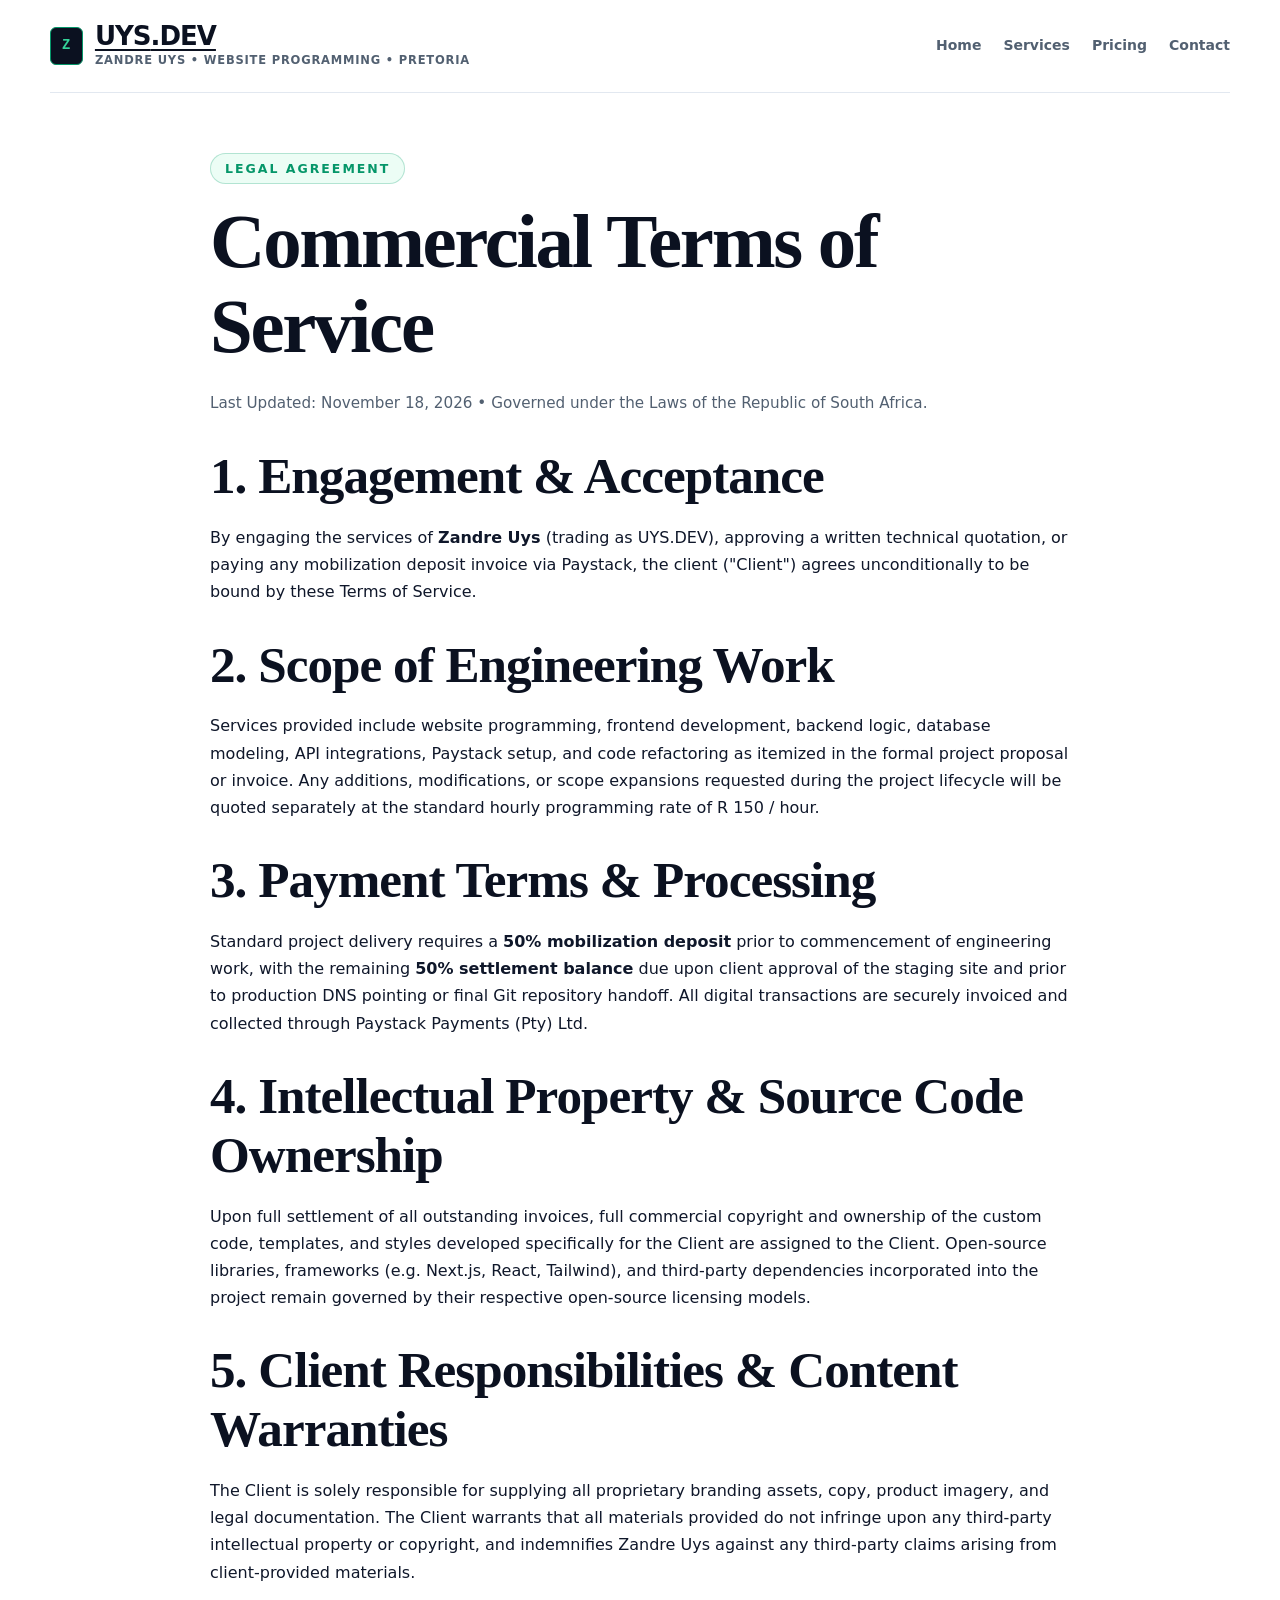
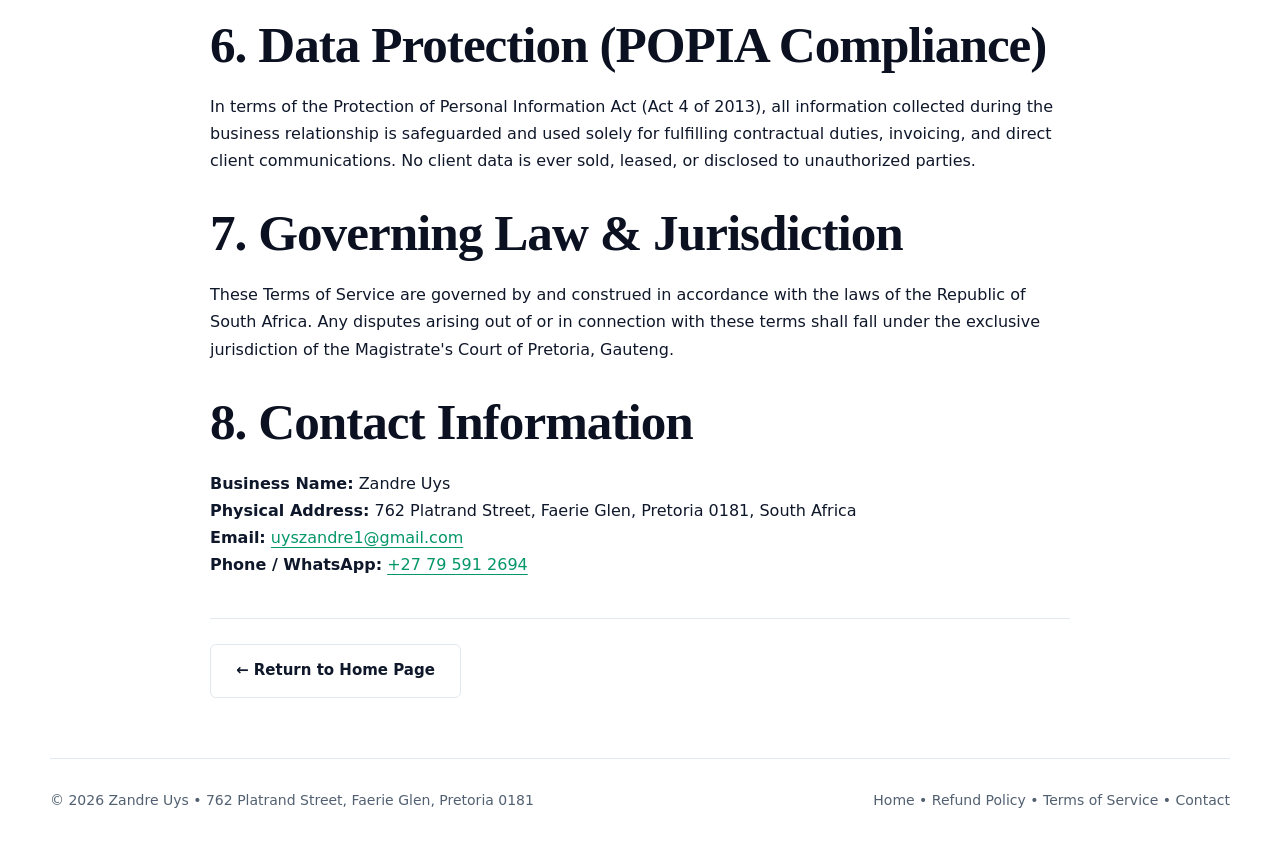
<file: terms.html>
<!DOCTYPE html>
<html lang="en">
<head>
  <meta charset="UTF-8">
  <meta name="viewport" content="width=device-width, initial-scale=1.0">
  <title>Terms of Service &bull; Zandre Uys Website Programming</title>
  <meta name="description" content="Commercial Terms of Service for professional website programming and software engineering services provided by Zandre Uys, Pretoria, South Africa.">
  <link rel="icon" type="image/svg+xml" href="data:image/svg+xml,<svg xmlns='http://www.w3.org/2000/svg' viewBox='0 0 100 100'><rect width='100' height='100' rx='22' fill='%230b1120'/><path d='M28 28 H72 L36 72 H72' stroke='%23059669' stroke-width='10' stroke-linecap='round' stroke-linejoin='round' fill='none'/><circle cx='70' cy='32' r='4' fill='%230284c7'/></svg>">
  <link rel="stylesheet" href="/styles.css">
</head>
<body>
  <div class="wrap">
    <header>
      <div class="brand-wrapper">
        <div class="brand-logo-mark">Z</div>
        <div class="brand-names">
          <a class="wordmark" href="/">UYS<span>.DEV</span></a>
          <span class="brand-sub">Zandre Uys &bull; Website Programming &bull; Pretoria</span>
        </div>
      </div>
      <nav>
        <a href="/">Home</a>
        <a href="/#services">Services</a>
        <a href="/#pricing">Pricing</a>
        <a href="/#contact">Contact</a>
      </nav>
    </header>

    <main class="policy-page">
      <span class="eyebrow">LEGAL AGREEMENT</span>
      <h1>Commercial Terms of Service</h1>
      <p style="color: var(--text-muted); font-size: 0.95rem; margin-bottom: 30px;">
        Last Updated: November 18, 2026 &bull; Governed under the Laws of the Republic of South Africa.
      </p>

      <section style="margin-bottom: 30px;">
        <h2>1. Engagement &amp; Acceptance</h2>
        <p>
          By engaging the services of <strong>Zandre Uys</strong> (trading as UYS.DEV), approving a written technical quotation, 
          or paying any mobilization deposit invoice via Paystack, the client ("Client") agrees unconditionally to be bound by these Terms of Service.
        </p>
      </section>

      <section style="margin-bottom: 30px;">
        <h2>2. Scope of Engineering Work</h2>
        <p>
          Services provided include website programming, frontend development, backend logic, database modeling, API integrations, 
          Paystack setup, and code refactoring as itemized in the formal project proposal or invoice. Any additions, modifications, or scope expansions 
          requested during the project lifecycle will be quoted separately at the standard hourly programming rate of R 150 / hour.
        </p>
      </section>

      <section style="margin-bottom: 30px;">
        <h2>3. Payment Terms &amp; Processing</h2>
        <p>
          Standard project delivery requires a <strong>50% mobilization deposit</strong> prior to commencement of engineering work, 
          with the remaining <strong>50% settlement balance</strong> due upon client approval of the staging site and prior to production DNS pointing 
          or final Git repository handoff. All digital transactions are securely invoiced and collected through Paystack Payments (Pty) Ltd.
        </p>
      </section>

      <section style="margin-bottom: 30px;">
        <h2>4. Intellectual Property &amp; Source Code Ownership</h2>
        <p>
          Upon full settlement of all outstanding invoices, full commercial copyright and ownership of the custom code, templates, and styles 
          developed specifically for the Client are assigned to the Client. Open-source libraries, frameworks (e.g. Next.js, React, Tailwind), 
          and third-party dependencies incorporated into the project remain governed by their respective open-source licensing models.
        </p>
      </section>

      <section style="margin-bottom: 30px;">
        <h2>5. Client Responsibilities &amp; Content Warranties</h2>
        <p>
          The Client is solely responsible for supplying all proprietary branding assets, copy, product imagery, and legal documentation. 
          The Client warrants that all materials provided do not infringe upon any third-party intellectual property or copyright, 
          and indemnifies Zandre Uys against any third-party claims arising from client-provided materials.
        </p>
      </section>

      <section style="margin-bottom: 30px;">
        <h2>6. Data Protection (POPIA Compliance)</h2>
        <p>
          In terms of the Protection of Personal Information Act (Act 4 of 2013), all information collected during the business relationship 
          is safeguarded and used solely for fulfilling contractual duties, invoicing, and direct client communications. No client data is ever sold, 
          leased, or disclosed to unauthorized parties.
        </p>
      </section>

      <section style="margin-bottom: 30px;">
        <h2>7. Governing Law &amp; Jurisdiction</h2>
        <p>
          These Terms of Service are governed by and construed in accordance with the laws of the Republic of South Africa. Any disputes 
          arising out of or in connection with these terms shall fall under the exclusive jurisdiction of the Magistrate's Court of Pretoria, Gauteng.
        </p>
      </section>

      <section style="margin-bottom: 30px;">
        <h2>8. Contact Information</h2>
        <p>
          <strong>Business Name:</strong> Zandre Uys<br>
          <strong>Physical Address:</strong> 762 Platrand Street, Faerie Glen, Pretoria 0181, South Africa<br>
          <strong>Email:</strong> <a href="mailto:uyszandre1@gmail.com">uyszandre1@gmail.com</a><br>
          <strong>Phone / WhatsApp:</strong> <a href="tel:+27795912694">+27 79 591 2694</a>
        </p>
      </section>

      <div style="margin-top: 40px; border-top: 1px solid var(--border); padding-top: 25px;">
        <a href="/" class="button outline">&larr; Return to Home Page</a>
      </div>
    </main>

    <footer>
      <div>&copy; 2026 Zandre Uys &bull; 762 Platrand Street, Faerie Glen, Pretoria 0181</div>
      <div>
        <a href="/">Home</a> &bull; 
        <a href="/refund-policy.html">Refund Policy</a> &bull; 
        <a href="/terms.html">Terms of Service</a> &bull; 
        <a href="/#contact">Contact</a>
      </div>
    </footer>
  </div>
</body>
</html>
</file>
<file: styles.css>
:root {
  --primary: #059669;        /* Electric Emerald */
  --primary-hover: #047857;
  --primary-light: #ecfdf5;
  --primary-glow: rgba(5, 150, 105, 0.15);
  --accent: #0284c7;         /* Tech Cyan / Cobalt */
  --accent-light: #f0f9ff;
  --dark: #0b1120;          /* Deep Tech Slate */
  --dark-surface: #111c34;
  --dark-border: #1e293b;
  --text-main: #0f172a;
  --text-muted: #526071;
  --surface: #f8fafc;
  --surface-alt: #f1f5f9;
  --border: #e2e8f0;
  --card-bg: #ffffff;
  --radius-sm: 6px;
  --radius: 10px;
  --radius-lg: 16px;
  --shadow-sm: 0 1px 3px rgba(11, 17, 32, 0.05);
  --shadow-md: 0 6px 16px rgba(11, 17, 32, 0.08);
  --shadow-lg: 0 14px 34px rgba(11, 17, 32, 0.12);
  --font-serif: 'Playfair Display', Georgia, serif;
  --font-sans: 'Plus Jakarta Sans', system-ui, -apple-system, BlinkMacSystemFont, 'Segoe UI', Roboto, sans-serif;
  --font-mono: ui-monospace, SFMono-Regular, Menlo, Monaco, Consolas, "Liberation Mono", monospace;
}

*, *::before, *::after {
  box-sizing: border-box;
  margin: 0;
  padding: 0;
}

html {
  scroll-behavior: smooth;
  scroll-padding-top: 35px;
}

body {
  margin: 0;
  background: #ffffff;
  color: var(--text-main);
  font: 16px/1.7 var(--font-sans);
  -webkit-font-smoothing: antialiased;
}

a {
  color: var(--primary);
  text-underline-offset: 4px;
  transition: all 0.15s ease;
}

a:hover {
  color: var(--primary-hover);
}

a:focus-visible,
summary:focus-visible {
  outline: 3px solid var(--primary);
  outline-offset: 4px;
}

.skip {
  position: absolute;
  top: -999px;
  left: 20px;
  background: var(--dark);
  color: #ffffff;
  padding: 8px 14px;
  font-weight: 700;
  z-index: 999;
}
.skip:focus {
  top: 15px;
}

.wrap {
  width: min(1180px, calc(100% - 48px));
  margin: auto;
}

/* Announcement Top Bar */
.top-announcement {
  background: var(--dark);
  color: #94a3b8;
  font-size: 13px;
  padding: 9px 16px;
  text-align: center;
  border-bottom: 1px solid rgba(255, 255, 255, 0.08);
}
.top-announcement strong {
  color: #f8fafc;
}

/* Header */
header {
  padding: 22px 0;
  display: flex;
  align-items: center;
  justify-content: space-between;
  gap: 25px;
  border-bottom: 1px solid var(--border);
}

.brand-wrapper {
  display: flex;
  align-items: center;
  gap: 12px;
  text-decoration: none;
}

.brand-logo-mark {
  background: var(--dark);
  color: #34d399;
  border: 1.5px solid #059669;
  font-family: var(--font-mono);
  font-weight: 800;
  font-size: 14px;
  padding: 6px 11px;
  border-radius: var(--radius-sm);
  letter-spacing: 0.5px;
}

.brand-names {
  display: flex;
  flex-direction: column;
}

.wordmark {
  font-size: 26px;
  letter-spacing: -1px;
  font-weight: 900;
  color: var(--dark);
  line-height: 1.1;
}

.brand-sub {
  font-size: 11.5px;
  color: var(--text-muted);
  font-weight: 600;
  text-transform: uppercase;
  letter-spacing: 0.8px;
}

nav {
  display: flex;
  gap: 22px;
  flex-wrap: wrap;
  justify-content: flex-end;
  align-items: center;
}

nav a {
  text-decoration: none;
  font-size: 14px;
  font-weight: 600;
  color: var(--text-muted);
  transition: color 0.15s ease;
}

nav a:hover {
  color: var(--primary);
}

.nav-cta-btn {
  display: inline-block;
  padding: 9px 18px;
  background: var(--dark);
  color: #ffffff !important;
  font-size: 13px !important;
  font-weight: 700;
  text-decoration: none;
  border-radius: var(--radius-sm);
  border: 1px solid var(--dark);
  transition: all 0.2s ease;
}

.nav-cta-btn:hover {
  background: var(--primary);
  border-color: var(--primary);
  transform: translateY(-1px);
}

/* Hero Section */
.hero {
  padding: 82px 6% 72px;
  margin: 12px 0 0;
  background: 
    radial-gradient(ellipse at 50% 0%, rgba(5, 150, 105, 0.08) 0%, transparent 65%),
    var(--surface);
  border-top: 5px solid var(--primary);
  border-radius: var(--radius-lg) var(--radius-lg) 0 0;
  text-align: center;
}

.hero > div {
  max-width: 860px;
  margin: auto;
}

.eyebrow {
  font-size: 12.5px;
  letter-spacing: 2px;
  text-transform: uppercase;
  color: var(--primary);
  font-weight: 800;
  margin-bottom: 16px;
  display: inline-block;
  background: var(--primary-light);
  padding: 4px 14px;
  border-radius: 9999px;
  border: 1px solid rgba(5, 150, 105, 0.25);
}

h1 {
  font-family: var(--font-serif);
  font-size: clamp(2.8rem, 6vw, 5.2rem);
  line-height: 1.1;
  letter-spacing: -0.03em;
  margin: 0 0 22px;
  color: var(--dark);
  font-weight: 700;
}

h1 span {
  color: var(--primary);
  position: relative;
}

.intro {
  font-size: 18px;
  color: var(--text-muted);
  max-width: 660px;
  line-height: 1.7;
}

.hero .intro {
  margin: 0 auto 34px;
  max-width: 650px;
}

/* Buttons */
.btn-group {
  display: flex;
  gap: 12px;
  justify-content: center;
  flex-wrap: wrap;
}

.button {
  display: inline-flex;
  align-items: center;
  gap: 8px;
  padding: 13px 25px;
  background: var(--dark);
  color: #ffffff;
  text-decoration: none;
  font-size: 15px;
  font-weight: 700;
  border-radius: var(--radius-sm);
  border: 1px solid var(--dark);
  transition: all 0.2s ease;
  cursor: pointer;
}

.button:hover {
  background: #1e293b;
  color: #ffffff;
  transform: translateY(-2px);
  box-shadow: var(--shadow-md);
}

.button.primary-accent {
  background: var(--primary);
  border-color: var(--primary);
}

.button.primary-accent:hover {
  background: var(--primary-hover);
  border-color: var(--primary-hover);
}

.button.whatsapp-btn {
  background: #059669;
  border-color: #059669;
}

.button.whatsapp-btn:hover {
  background: #047857;
  border-color: #047857;
}

.button.outline {
  background: #ffffff;
  color: var(--text-main);
  border-color: var(--border);
}

.button.outline:hover {
  border-color: var(--primary);
  color: var(--primary);
}

/* Feature Strip */
.strip {
  display: flex;
  justify-content: space-around;
  gap: 20px;
  flex-wrap: wrap;
  background: var(--dark);
  color: #ffffff;
  padding: 18px 24px;
  font-size: 13px;
  font-weight: 700;
  letter-spacing: 0.8px;
  text-transform: uppercase;
  border-radius: 0 0 var(--radius-lg) var(--radius-lg);
}

.strip span::before {
  content: "⚡ ";
  color: #34d399;
}

/* Sections */
.section {
  padding: 75px 0;
}

.section-top {
  margin-bottom: 38px;
}

.section-top > .eyebrow {
  margin-bottom: 12px;
}

.section-top > div {
  max-width: 840px;
}

h2 {
  font-family: var(--font-serif);
  font-size: clamp(2.2rem, 4vw, 3.2rem);
  line-height: 1.15;
  letter-spacing: -1px;
  margin: 0 0 18px;
  color: var(--dark);
  font-weight: 700;
}

h3 {
  font-size: 20px;
  line-height: 1.35;
  margin: 14px 0 10px;
  letter-spacing: -0.4px;
  color: var(--dark);
}

p {
  margin: 0 0 16px;
}

/* Tech Tags */
.tech-tag {
  display: inline-block;
  font-family: var(--font-mono);
  font-size: 12px;
  font-weight: 600;
  background: var(--surface-alt);
  color: #334155;
  padding: 2px 8px;
  border-radius: 4px;
  border: 1px solid var(--border);
  margin-right: 4px;
  margin-bottom: 4px;
}

/* About Section */
#about {
  display: block;
  max-width: 880px;
  padding-bottom: 45px;
}

.about-card {
  margin-top: 26px;
  padding: 22px 26px;
  background: var(--surface);
  border-left: 4px solid var(--primary);
  border-top: 1px solid var(--border);
  border-right: 1px solid var(--border);
  border-bottom: 1px solid var(--border);
  border-radius: 0 var(--radius) var(--radius) 0;
  font-size: 15px;
  line-height: 1.7;
}

/* Services Section */
#services {
  border-top: 1px solid var(--border);
}

.services {
  display: grid;
  grid-template-columns: repeat(3, 1fr);
  gap: 28px;
}

.service {
  padding: 26px;
  background: var(--surface);
  border: 1px solid var(--border);
  border-top: 4px solid var(--primary);
  border-radius: var(--radius);
  transition: all 0.2s ease;
}

.service:hover {
  transform: translateY(-4px);
  border-color: var(--primary);
  box-shadow: var(--shadow-md);
  background: #ffffff;
}

.service p {
  color: var(--text-muted);
  margin: 0 0 14px;
  font-size: 15px;
}

.number {
  color: var(--primary);
  font-size: 13px;
  font-weight: 800;
  letter-spacing: 1.5px;
  font-family: var(--font-mono);
}

/* Pricing Section (Dark High-Impact Container) */
#pricing {
  padding: 45px 50px;
  background: var(--dark);
  color: #ffffff;
  margin: 0 0 75px;
  border-radius: var(--radius-lg);
  position: relative;
  overflow: hidden;
}

#pricing::before {
  content: "";
  position: absolute;
  top: -80px;
  right: -80px;
  width: 260px;
  height: 260px;
  background: radial-gradient(circle, rgba(5, 150, 105, 0.25) 0%, transparent 70%);
  pointer-events: none;
}

#pricing .section-top {
  margin: 0 0 34px;
  display: grid;
  grid-template-columns: 1fr 2fr;
  gap: 40px;
}

#pricing .eyebrow {
  background: rgba(5, 150, 105, 0.2);
  color: #34d399;
  border-color: rgba(5, 150, 105, 0.4);
}

#pricing h2 {
  color: #ffffff;
}

#pricing .intro,
#pricing p {
  color: #cbd5e1;
  font-size: 16px;
}

.pricing-cards-grid {
  display: grid;
  grid-template-columns: repeat(3, 1fr);
  gap: 22px;
  margin-top: 32px;
}

.pricing-item {
  background: rgba(255, 255, 255, 0.05);
  border: 1px solid rgba(255, 255, 255, 0.12);
  border-radius: var(--radius);
  padding: 26px 22px;
  display: flex;
  flex-direction: column;
  position: relative;
  transition: all 0.2s ease;
}

.pricing-item:hover {
  background: rgba(255, 255, 255, 0.08);
  border-color: rgba(255, 255, 255, 0.25);
  transform: translateY(-3px);
}

.pricing-item.highlighted {
  border-color: #34d399;
  background: rgba(5, 150, 105, 0.18);
  box-shadow: 0 8px 24px rgba(5, 150, 105, 0.25);
}

.highlight-badge {
  position: absolute;
  top: -12px;
  left: 50%;
  transform: translateX(-50%);
  background: #34d399;
  color: var(--dark);
  font-size: 11px;
  font-weight: 800;
  text-transform: uppercase;
  letter-spacing: 1px;
  padding: 3px 12px;
  border-radius: 9999px;
}

.pricing-item-title {
  font-size: 17px;
  font-weight: 700;
  color: #ffffff;
  margin-bottom: 6px;
}

.pricing-item-cost {
  font-family: var(--font-serif);
  font-size: 30px;
  font-weight: 700;
  color: #34d399;
  margin: 6px 0 12px;
}

.pricing-item-desc {
  font-size: 14px;
  color: #94a3b8;
  margin-bottom: 18px;
  line-height: 1.5;
  flex-grow: 1;
}

.pricing-item-list {
  list-style: none;
  font-size: 13.5px;
  color: #e2e8f0;
  border-top: 1px solid rgba(255, 255, 255, 0.1);
  padding-top: 14px;
}

.pricing-item-list li {
  padding: 4px 0;
  display: flex;
  align-items: center;
  gap: 8px;
}

.pricing-item-list li::before {
  content: "✓";
  color: #34d399;
  font-weight: 800;
  font-size: 13px;
}

/* Process Section */
.process {
  background: var(--surface);
  border-block: 1px solid var(--border);
}

.process .section {
  padding: 70px 0;
}

.steps {
  display: grid;
  grid-template-columns: repeat(3, 1fr);
  gap: 25px;
}

.steps > div {
  padding: 26px;
  background: #ffffff;
  border: 1px solid var(--border);
  border-radius: var(--radius);
  box-shadow: var(--shadow-sm);
}

.steps p {
  color: var(--text-muted);
  margin-bottom: 0;
  font-size: 15px;
}

/* Portfolio Work */
.work-grid {
  display: grid;
  grid-template-columns: repeat(3, 1fr);
  gap: 24px;
  margin-top: 10px;
}

.work-card {
  border: 1px solid var(--border);
  background: #ffffff;
  padding: 24px;
  border-radius: var(--radius);
  box-shadow: var(--shadow-sm);
  transition: transform 0.2s ease, border-color 0.2s ease, box-shadow 0.2s ease;
}

.work-card:hover {
  border-color: var(--primary);
  transform: translateY(-4px);
  box-shadow: var(--shadow-md);
}

.work-tag {
  font-size: 11.5px;
  font-weight: 800;
  color: var(--primary);
  letter-spacing: 1px;
  text-transform: uppercase;
  background: var(--primary-light);
  padding: 3px 8px;
  border-radius: 4px;
  font-family: var(--font-mono);
}

.work-card h3 {
  font-size: 18px;
  margin: 10px 0 10px;
  color: var(--dark);
}

.work-card p {
  font-size: 14px;
  color: var(--text-muted);
  margin: 0 0 12px;
  line-height: 1.6;
}

/* Policies Accordion Cards */
.project {
  display: grid;
  grid-template-columns: 1fr 1fr;
  gap: 20px;
  align-items: start;
}

.project details {
  border: 1px solid var(--border);
  border-radius: var(--radius);
  padding: 24px;
  background: #ffffff;
  scroll-margin-top: 25px;
  box-shadow: var(--shadow-sm);
}

.project #terms,
.project #privacy {
  grid-column: 1 / -1;
}

summary {
  font-size: 18px;
  font-weight: 700;
  color: var(--dark);
  cursor: pointer;
  user-select: none;
}

summary::marker {
  color: var(--primary);
}

details p {
  color: var(--text-muted);
  margin: 16px 0 0;
  font-size: 15px;
  line-height: 1.7;
}

details ul,
details ol {
  margin: 12px 0 0 20px;
  color: var(--text-muted);
  font-size: 15px;
}

details li {
  margin-bottom: 6px;
}

/* Contact Section */
.contact {
  background: var(--surface-alt);
  border-top: 4px solid var(--primary);
}

.contact-grid {
  display: grid;
  grid-template-columns: 1fr 1fr;
  gap: 55px;
  align-items: start;
}

.contact p {
  max-width: 440px;
  color: var(--text-muted);
  font-size: 16px;
}

.contact-list {
  display: grid;
  align-content: start;
  gap: 16px;
}

.contact-list > div {
  padding: 18px 22px;
  background: #ffffff;
  border-left: 4px solid var(--primary);
  border-top: 1px solid var(--border);
  border-right: 1px solid var(--border);
  border-bottom: 1px solid var(--border);
  border-radius: 0 var(--radius) var(--radius) 0;
  box-shadow: var(--shadow-sm);
  min-width: 0;
}

.label {
  display: block;
  font-size: 12px;
  color: var(--text-muted);
  margin-bottom: 5px;
  font-weight: 700;
  text-transform: uppercase;
  letter-spacing: 0.8px;
}

.contact-list a {
  font-size: 17px;
  font-weight: 600;
  overflow-wrap: anywhere;
}

.contact-list address {
  font-style: normal;
  font-size: 15.5px;
  line-height: 1.5;
  color: var(--dark);
}

/* Project Enquiry Form */
.enquiry-form-wrap {
  margin-top: 26px;
  padding: 24px;
  background: #ffffff;
  border: 1px solid var(--border);
  border-radius: var(--radius);
  box-shadow: var(--shadow-sm);
}

.enquiry-form-wrap h3 {
  margin-top: 0;
  font-size: 18px;
}

.form-field {
  margin-bottom: 14px;
}

.form-field label {
  display: block;
  font-size: 12.5px;
  font-weight: 700;
  color: var(--text-muted);
  margin-bottom: 4px;
  text-transform: uppercase;
  letter-spacing: 0.5px;
}

.form-field input,
.form-field select,
.form-field textarea {
  width: 100%;
  padding: 10px 14px;
  border: 1px solid var(--border);
  background: #ffffff;
  color: var(--text-main);
  font: 15px var(--font-sans);
  border-radius: var(--radius-sm);
}

.form-field input:focus,
.form-field select:focus,
.form-field textarea:focus {
  outline: 2px solid var(--primary);
  border-color: var(--primary);
}

/* Standalone Policy Pages */
.policy-page {
  max-width: 860px;
  margin: auto;
  padding: 60px 0;
}

.policy-page h2 {
  margin-top: 10px;
}

/* Footer */
footer {
  padding: 30px 0;
  display: flex;
  justify-content: space-between;
  align-items: center;
  flex-wrap: wrap;
  gap: 15px;
  font-size: 14px;
  color: var(--text-muted);
  border-top: 1px solid var(--border);
}

footer a {
  color: var(--text-muted);
  text-decoration: none;
}

footer a:hover {
  color: var(--primary);
  text-decoration: underline;
}

/* Responsive */
@media (max-width: 900px) {
  .services,
  .steps,
  .pricing-cards-grid,
  .work-grid {
    grid-template-columns: 1fr;
  }
  #pricing .section-top,
  .contact-grid {
    grid-template-columns: 1fr;
    gap: 30px;
  }
  .project {
    grid-template-columns: 1fr;
  }
  header {
    flex-direction: column;
    align-items: flex-start;
  }
  nav {
    justify-content: flex-start;
  }
}
</file>
